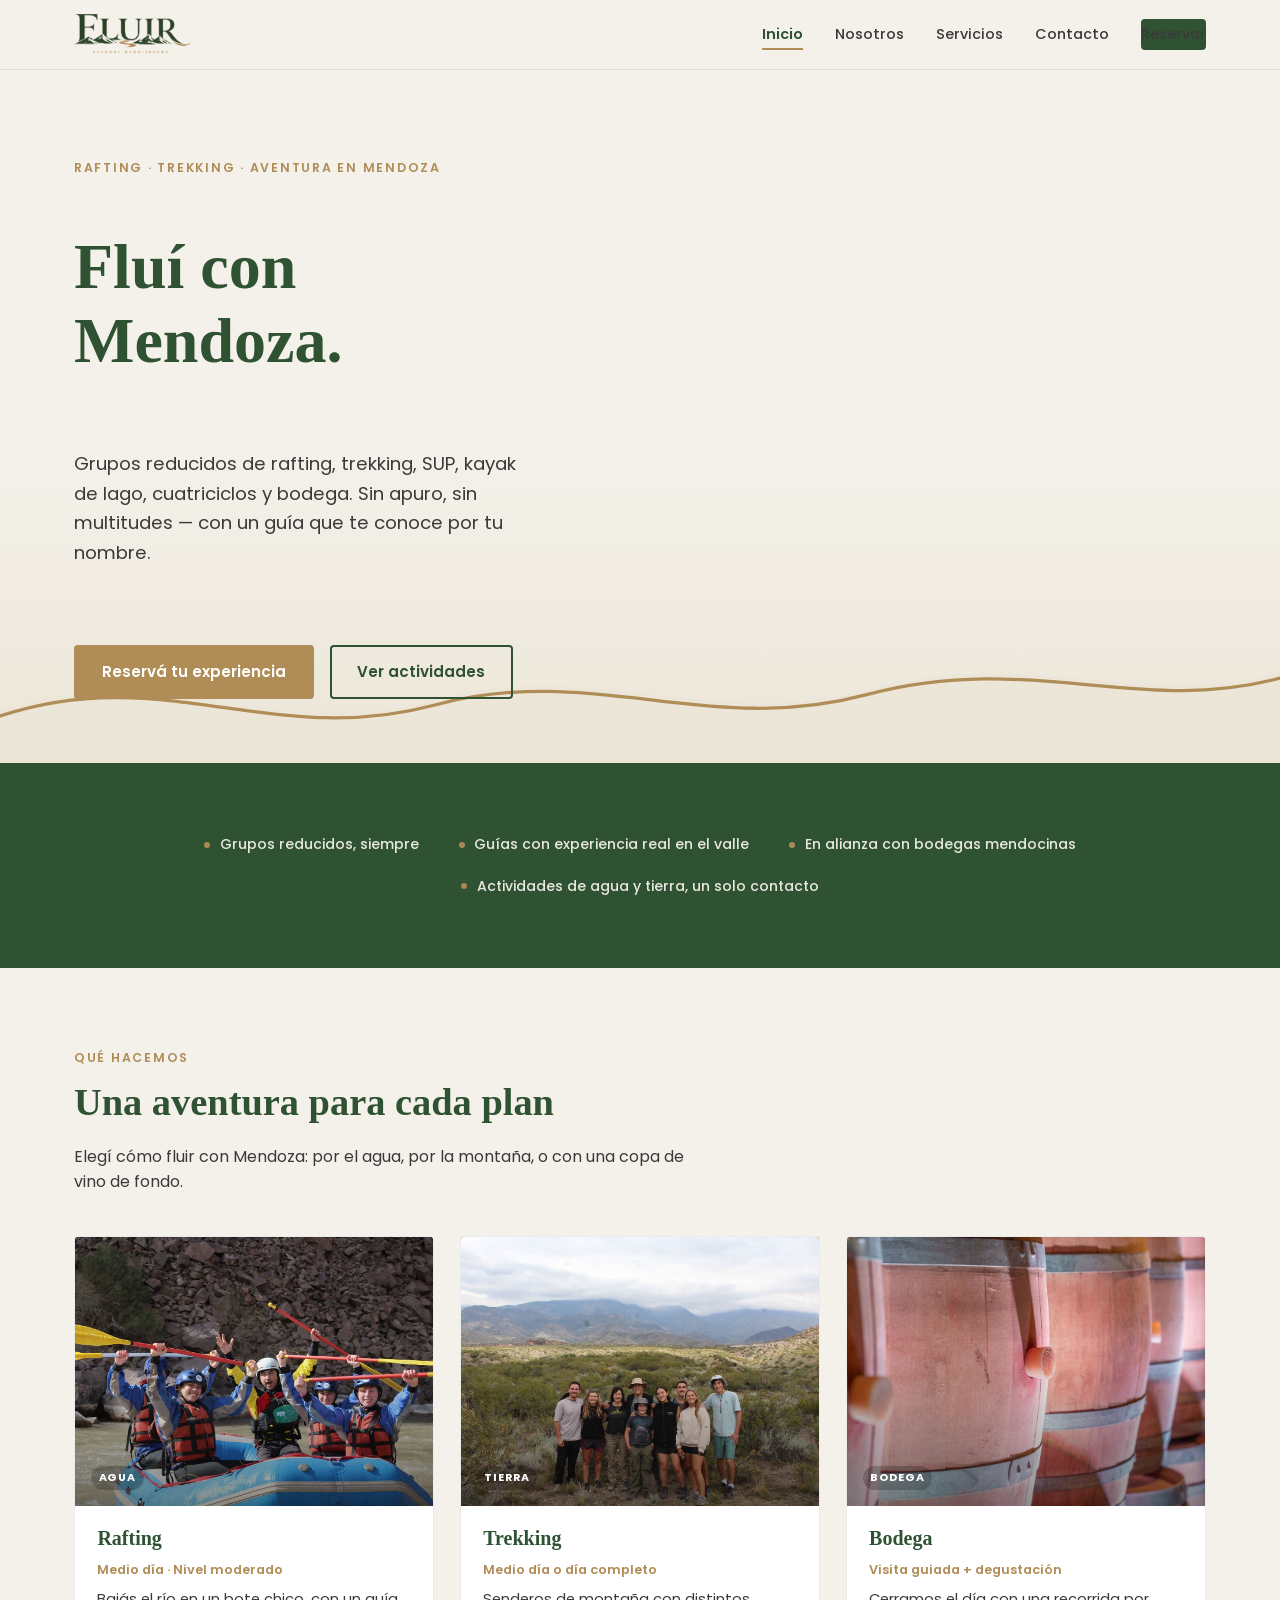
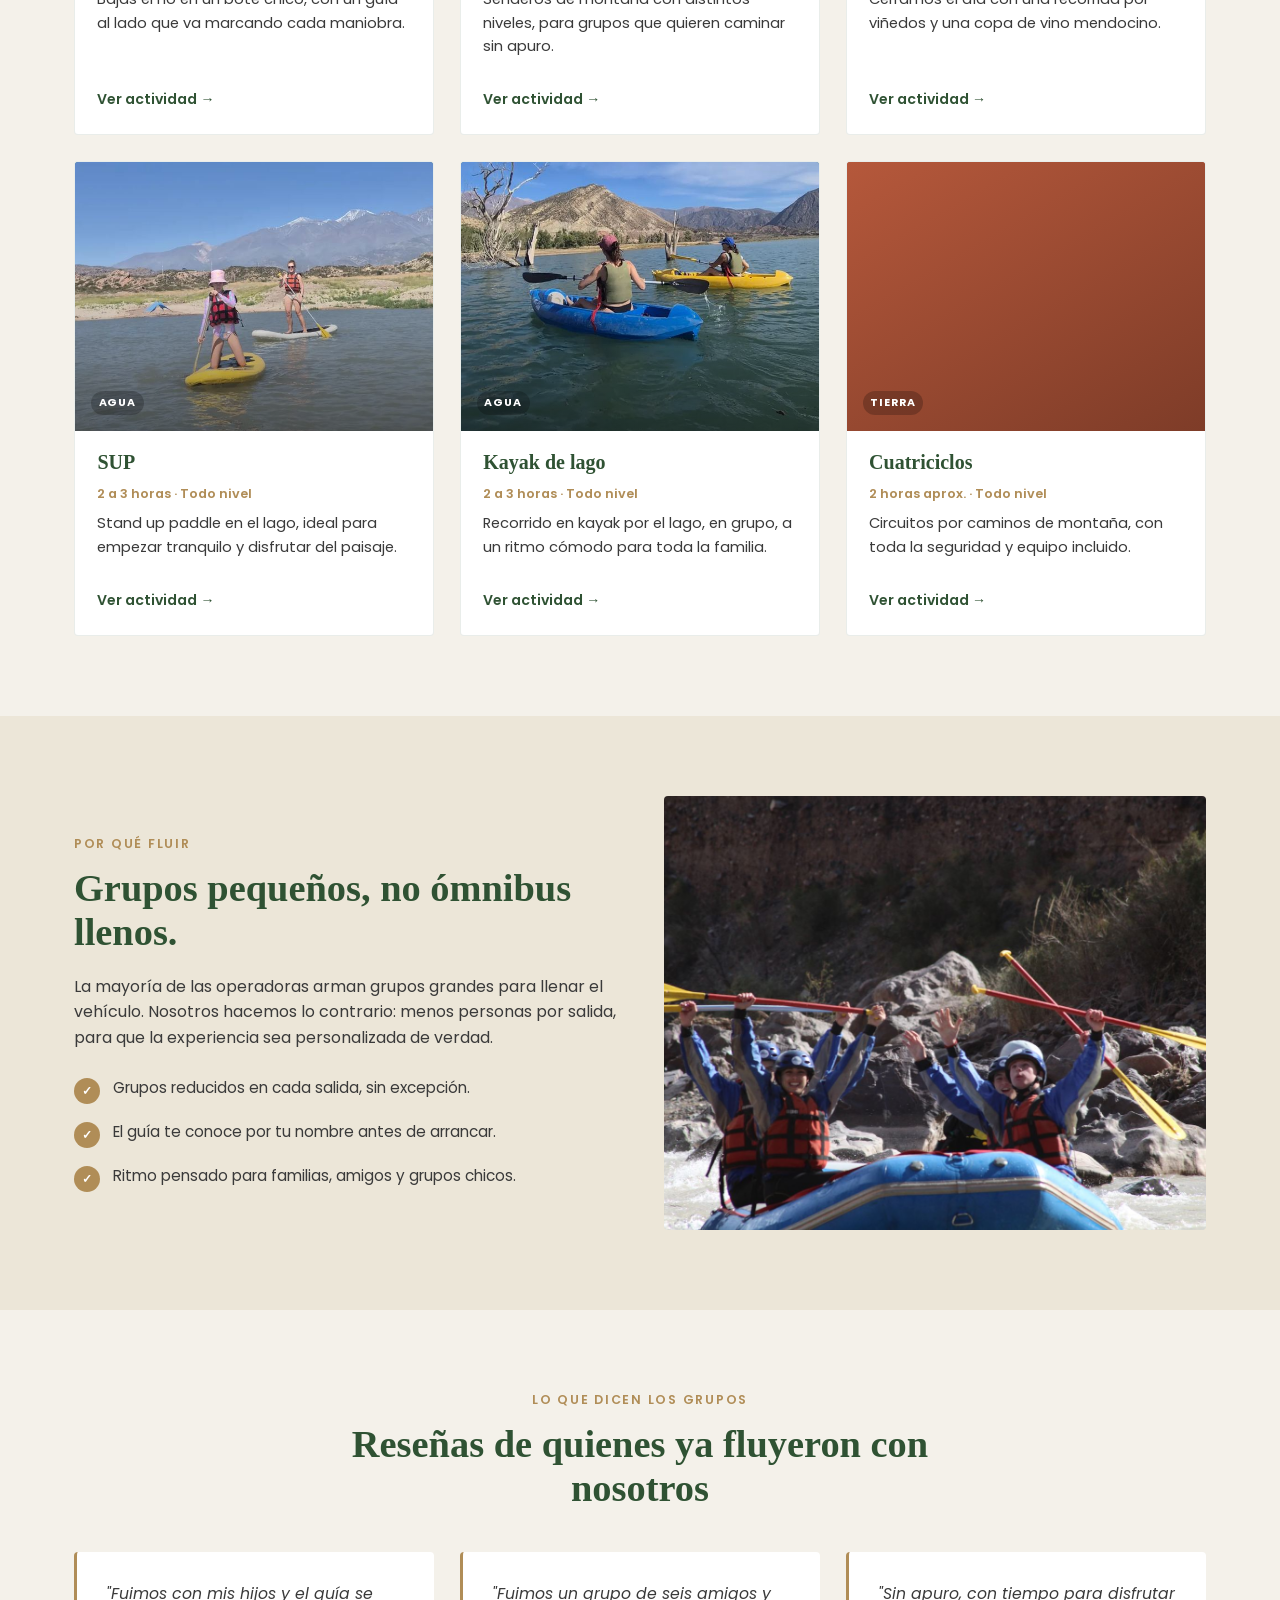
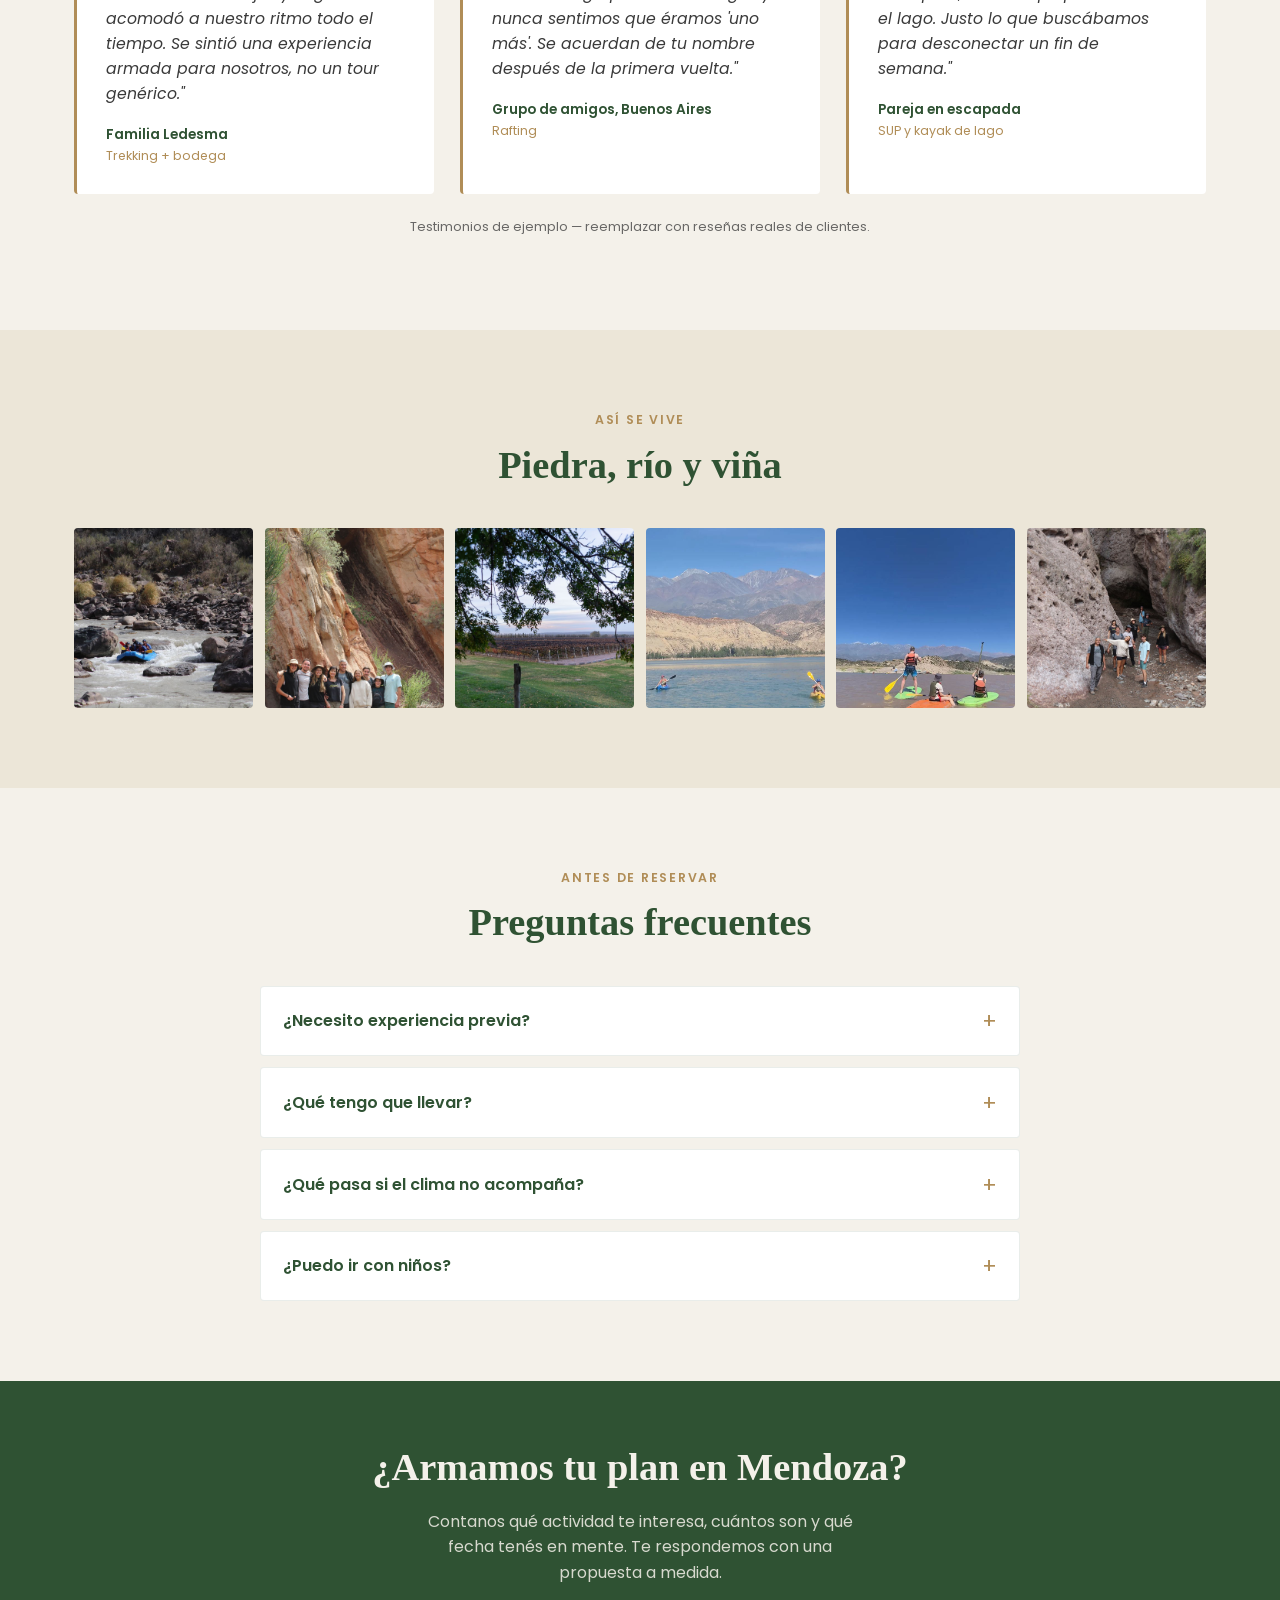
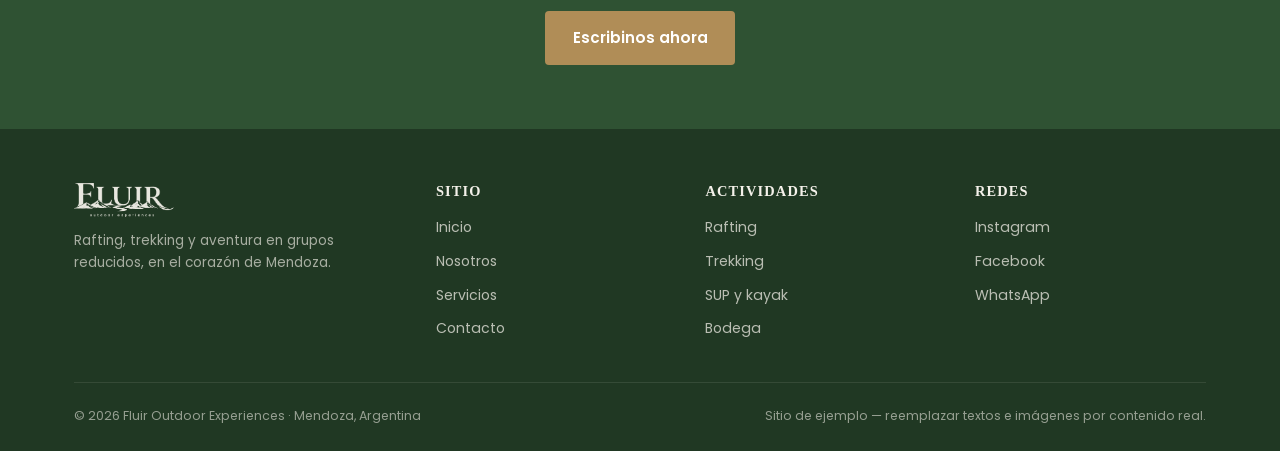
<file: index.html>
<!DOCTYPE html>
<html lang="es">
<head>
<meta charset="UTF-8">
<meta name="viewport" content="width=device-width, initial-scale=1.0">
<title>Fluir Outdoor Experiences — Rafting, trekking y aventura en Mendoza</title>
<meta name="description" content="Rafting, trekking, SUP, kayak de lago, cuatriciclos y bodega en Mendoza. Grupos reducidos para vivir la aventura de cerca.">
<link rel="preconnect" href="https://fonts.googleapis.com">
<link href="https://fonts.googleapis.com/css2?family=Poppins:wght@400;500;600;700&display=swap" rel="stylesheet">
<link rel="stylesheet" href="style.css">
<link rel="icon" type="image/png" sizes="32x32" href="favicon-32.png">
<link rel="apple-touch-icon" href="favicon-180.png">
</head>
<body>

<header class="site-header">
  <nav class="nav">
    <a href="index.html" class="brand">
      <img src="logo.png" alt="Fluir Outdoor Experiences" class="brand-logo">
    </a>
    <button class="nav-toggle" aria-label="Abrir menú" aria-expanded="false">
      <span></span><span></span><span></span>
    </button>
    <div class="nav-links">
      <a href="index.html" class="active">Inicio</a>
      <a href="nosotros.html">Nosotros</a>
      <a href="servicios.html">Servicios</a>
      <a href="contacto.html">Contacto</a>
      <a href="contacto.html" class="nav-cta">Reservar</a>
    </div>
  </nav>
</header>

<!-- 1. HERO -->
<section class="hero">
  <div class="hero-inner">
    <p class="eyebrow">Rafting · Trekking · Aventura en Mendoza</p>
    <h1>Fluí con Mendoza.</h1>
    <p class="lead">Grupos reducidos de rafting, trekking, SUP, kayak de lago, cuatriciclos y bodega. Sin apuro, sin multitudes — con un guía que te conoce por tu nombre.</p>
    <div class="hero-actions">
      <a href="contacto.html" class="btn btn-primary">Reservá tu experiencia</a>
      <a href="servicios.html" class="btn btn-ghost">Ver actividades</a>
    </div>
  </div>
  <svg class="hero-path" viewBox="0 0 1180 140" preserveAspectRatio="none" aria-hidden="true">
    <path d="M0,90 C150,40 250,120 400,80 C550,40 650,110 800,70 C950,30 1050,90 1180,55 L1180,140 L0,140 Z" fill="#ece6d8"/>
    <path d="M0,95 C150,45 250,125 400,85 C550,45 650,115 800,75 C950,35 1050,95 1180,60" fill="none" stroke="#B08D57" stroke-width="3" stroke-linecap="round"/>
  </svg>
</section>

<!-- 2. BARRA DE CONFIANZA -->
<section class="trustbar tight">
  <div class="wrap">
    <div class="trust-item"><span class="dot"></span> Grupos reducidos, siempre</div>
    <div class="trust-item"><span class="dot"></span> Guías con experiencia real en el valle</div>
    <div class="trust-item"><span class="dot"></span> En alianza con bodegas mendocinas</div>
    <div class="trust-item"><span class="dot"></span> Actividades de agua y tierra, un solo contacto</div>
  </div>
</section>

<!-- 3. RESUMEN DE OFERTA -->
<section id="oferta">
  <div class="wrap">
    <div class="section-head">
      <p class="eyebrow">Qué hacemos</p>
      <h2>Una aventura para cada plan</h2>
      <p>Elegí cómo fluir con Mendoza: por el agua, por la montaña, o con una copa de vino de fondo.</p>
    </div>
    <div class="card-grid">
      <article class="card">
        <div class="card-media agua has-photo" style="background-image:url('rafting-1.jpg')"><span class="tag">Agua</span></div>
        <div class="card-body">
          <h3>Rafting</h3>
          <span class="card-meta">Medio día · Nivel moderado</span>
          <p class="card-desc">Bajás el río en un bote chico, con un guía al lado que va marcando cada maniobra.</p>
          <a href="servicios.html#rafting" class="card-link">Ver actividad</a>
        </div>
      </article>
      <article class="card">
        <div class="card-media tierra has-photo" style="background-image:url('trekking-desierto.jpg')"><span class="tag">Tierra</span></div>
        <div class="card-body">
          <h3>Trekking</h3>
          <span class="card-meta">Medio día o día completo</span>
          <p class="card-desc">Senderos de montaña con distintos niveles, para grupos que quieren caminar sin apuro.</p>
          <a href="servicios.html#trekking" class="card-link">Ver actividad</a>
        </div>
      </article>
      <article class="card">
        <div class="card-media bodega has-photo" style="background-image:url('bodega-barricas.jpg')"><span class="tag">Bodega</span></div>
        <div class="card-body">
          <h3>Bodega</h3>
          <span class="card-meta">Visita guiada + degustación</span>
          <p class="card-desc">Cerramos el día con una recorrida por viñedos y una copa de vino mendocino.</p>
          <a href="servicios.html#bodega" class="card-link">Ver actividad</a>
        </div>
      </article>
      <article class="card">
        <div class="card-media agua has-photo" style="background-image:url('sup-1.jpg'); background-position:center 68%;"><span class="tag">Agua</span></div>
        <div class="card-body">
          <h3>SUP</h3>
          <span class="card-meta">2 a 3 horas · Todo nivel</span>
          <p class="card-desc">Stand up paddle en el lago, ideal para empezar tranquilo y disfrutar del paisaje.</p>
          <a href="servicios.html#sup" class="card-link">Ver actividad</a>
        </div>
      </article>
      <article class="card">
        <div class="card-media agua has-photo" style="background-image:url('kayak-3.jpg'); background-position:center 70%;"><span class="tag">Agua</span></div>
        <div class="card-body">
          <h3>Kayak de lago</h3>
          <span class="card-meta">2 a 3 horas · Todo nivel</span>
          <p class="card-desc">Recorrido en kayak por el lago, en grupo, a un ritmo cómodo para toda la familia.</p>
          <a href="servicios.html#kayak" class="card-link">Ver actividad</a>
        </div>
      </article>
      <article class="card">
        <div class="card-media tierra"><span class="tag">Tierra</span></div>
        <div class="card-body">
          <h3>Cuatriciclos</h3>
          <span class="card-meta">2 horas aprox. · Todo nivel</span>
          <p class="card-desc">Circuitos por caminos de montaña, con toda la seguridad y equipo incluido.</p>
          <a href="servicios.html#cuatriciclos" class="card-link">Ver actividad</a>
        </div>
      </article>
    </div>
  </div>
</section>

<!-- 4. POR QUÉ FLUIR -->
<section style="background:var(--crema-2)">
  <div class="wrap">
    <div class="split">
      <div>
        <p class="eyebrow">Por qué Fluir</p>
        <h2>Grupos pequeños, no ómnibus llenos.</h2>
        <p>La mayoría de las operadoras arman grupos grandes para llenar el vehículo. Nosotros hacemos lo contrario: menos personas por salida, para que la experiencia sea personalizada de verdad.</p>
        <ul class="point-list">
          <li><span class="mark">✓</span> Grupos reducidos en cada salida, sin excepción.</li>
          <li><span class="mark">✓</span> El guía te conoce por tu nombre antes de arrancar.</li>
          <li><span class="mark">✓</span> Ritmo pensado para familias, amigos y grupos chicos.</li>
        </ul>
      </div>
      <div class="media-block" style="background-image:url('rafting-2.jpg'); background-size:cover; background-position:center;">
      </div>
    </div>
  </div>
</section>

<!-- 5. PRUEBA SOCIAL -->
<section>
  <div class="wrap">
    <div class="section-head center">
      <p class="eyebrow">Lo que dicen los grupos</p>
      <h2>Reseñas de quienes ya fluyeron con nosotros</h2>
    </div>
    <div class="testi-grid">
      <div class="testi">
        <p class="quote">"Fuimos con mis hijos y el guía se acomodó a nuestro ritmo todo el tiempo. Se sintió una experiencia armada para nosotros, no un tour genérico."</p>
        <div class="who">Familia Ledesma</div>
        <div class="what">Trekking + bodega</div>
      </div>
      <div class="testi">
        <p class="quote">"Fuimos un grupo de seis amigos y nunca sentimos que éramos 'uno más'. Se acuerdan de tu nombre después de la primera vuelta."</p>
        <div class="who">Grupo de amigos, Buenos Aires</div>
        <div class="what">Rafting</div>
      </div>
      <div class="testi">
        <p class="quote">"Sin apuro, con tiempo para disfrutar el lago. Justo lo que buscábamos para desconectar un fin de semana."</p>
        <div class="who">Pareja en escapada</div>
        <div class="what">SUP y kayak de lago</div>
      </div>
    </div>
    <p class="form-note" style="text-align:center; margin-top:1.4rem;">Testimonios de ejemplo — reemplazar con reseñas reales de clientes.</p>
  </div>
</section>

<!-- 6. GALERÍA -->
<section style="background:var(--crema-2)">
  <div class="wrap">
    <div class="section-head center">
      <p class="eyebrow">Así se vive</p>
      <h2>Piedra, río y viña</h2>
    </div>
    <div class="gallery-grid">
      <div class="gtile" style="background-image:url('rafting-3.jpg'); background-size:cover; background-position:center;"></div>
      <div class="gtile" style="background-image:url('trekking-canon.jpg'); background-size:cover; background-position:center;"></div>
      <div class="gtile" style="background-image:url('bodega-vinedo-1.jpg'); background-size:cover; background-position:center;"></div>
      <div class="gtile" style="background-image:url('kayak-2.jpg'); background-size:cover; background-position:center;"></div>
      <div class="gtile" style="background-image:url('sup-2.jpg'); background-size:cover; background-position:center;"></div>
      <div class="gtile" style="background-image:url('trekking-cueva.jpg'); background-size:cover; background-position:center;"></div>
    </div>
  </div>
</section>

<!-- 7. FAQ BREVE -->
<section>
  <div class="wrap">
    <div class="section-head center">
      <p class="eyebrow">Antes de reservar</p>
      <h2>Preguntas frecuentes</h2>
    </div>
    <div class="faq-list">
      <details class="faq-item">
        <summary>¿Necesito experiencia previa?</summary>
        <p class="faq-a">No. Tenemos actividades para todo nivel — desde SUP y kayak de lago, aptos para principiantes, hasta rafting con mayor nivel de intensidad. Te asesoramos según tu grupo antes de reservar.</p>
      </details>
      <details class="faq-item">
        <summary>¿Qué tengo que llevar?</summary>
        <p class="faq-a">Ropa cómoda que se pueda mojar, calzado cerrado, protector solar y muchas ganas. El equipo técnico (chalecos, cascos, kayaks) lo ponemos nosotros.</p>
      </details>
      <details class="faq-item">
        <summary>¿Qué pasa si el clima no acompaña?</summary>
        <p class="faq-a">Evaluamos las condiciones del río y la montaña antes de cada salida. Si no es seguro salir, reprogramamos sin costo adicional.</p>
      </details>
      <details class="faq-item">
        <summary>¿Puedo ir con niños?</summary>
        <p class="faq-a">Sí, muchas familias eligen Fluir justo por eso. Algunas actividades tienen edad mínima recomendada — te lo confirmamos al reservar según la edad de cada integrante.</p>
      </details>
    </div>
  </div>
</section>

<!-- 8. CTA FINAL -->
<section class="cta-banner">
  <div class="wrap">
    <h2>¿Armamos tu plan en Mendoza?</h2>
    <p>Contanos qué actividad te interesa, cuántos son y qué fecha tenés en mente. Te respondemos con una propuesta a medida.</p>
    <a href="contacto.html" class="btn btn-primary">Escribinos ahora</a>
  </div>
</section>

<footer class="site-footer">
  <div class="wrap">
    <div class="footer-grid">
      <div class="footer-brand">
        <img src="logo-cream.png" alt="Fluir Outdoor Experiences" class="footer-logo">
        <p>Rafting, trekking y aventura en grupos reducidos, en el corazón de Mendoza.</p>
      </div>
      <div>
        <h4>Sitio</h4>
        <ul>
          <li><a href="index.html">Inicio</a></li>
          <li><a href="nosotros.html">Nosotros</a></li>
          <li><a href="servicios.html">Servicios</a></li>
          <li><a href="contacto.html">Contacto</a></li>
        </ul>
      </div>
      <div>
        <h4>Actividades</h4>
        <ul>
          <li><a href="servicios.html#rafting">Rafting</a></li>
          <li><a href="servicios.html#trekking">Trekking</a></li>
          <li><a href="servicios.html#sup">SUP y kayak</a></li>
          <li><a href="servicios.html#bodega">Bodega</a></li>
        </ul>
      </div>
      <div>
        <h4>Redes</h4>
        <ul>
          <li><a href="#">Instagram</a></li>
          <li><a href="#">Facebook</a></li>
          <li><a href="#">WhatsApp</a></li>
        </ul>
      </div>
    </div>
    <div class="footer-bottom">
      <span>© 2026 Fluir Outdoor Experiences · Mendoza, Argentina</span>
      <span>Sitio de ejemplo — reemplazar textos e imágenes por contenido real.</span>
    </div>
  </div>
</footer>

<script src="script.js"></script>
</body>
</html>
</file>
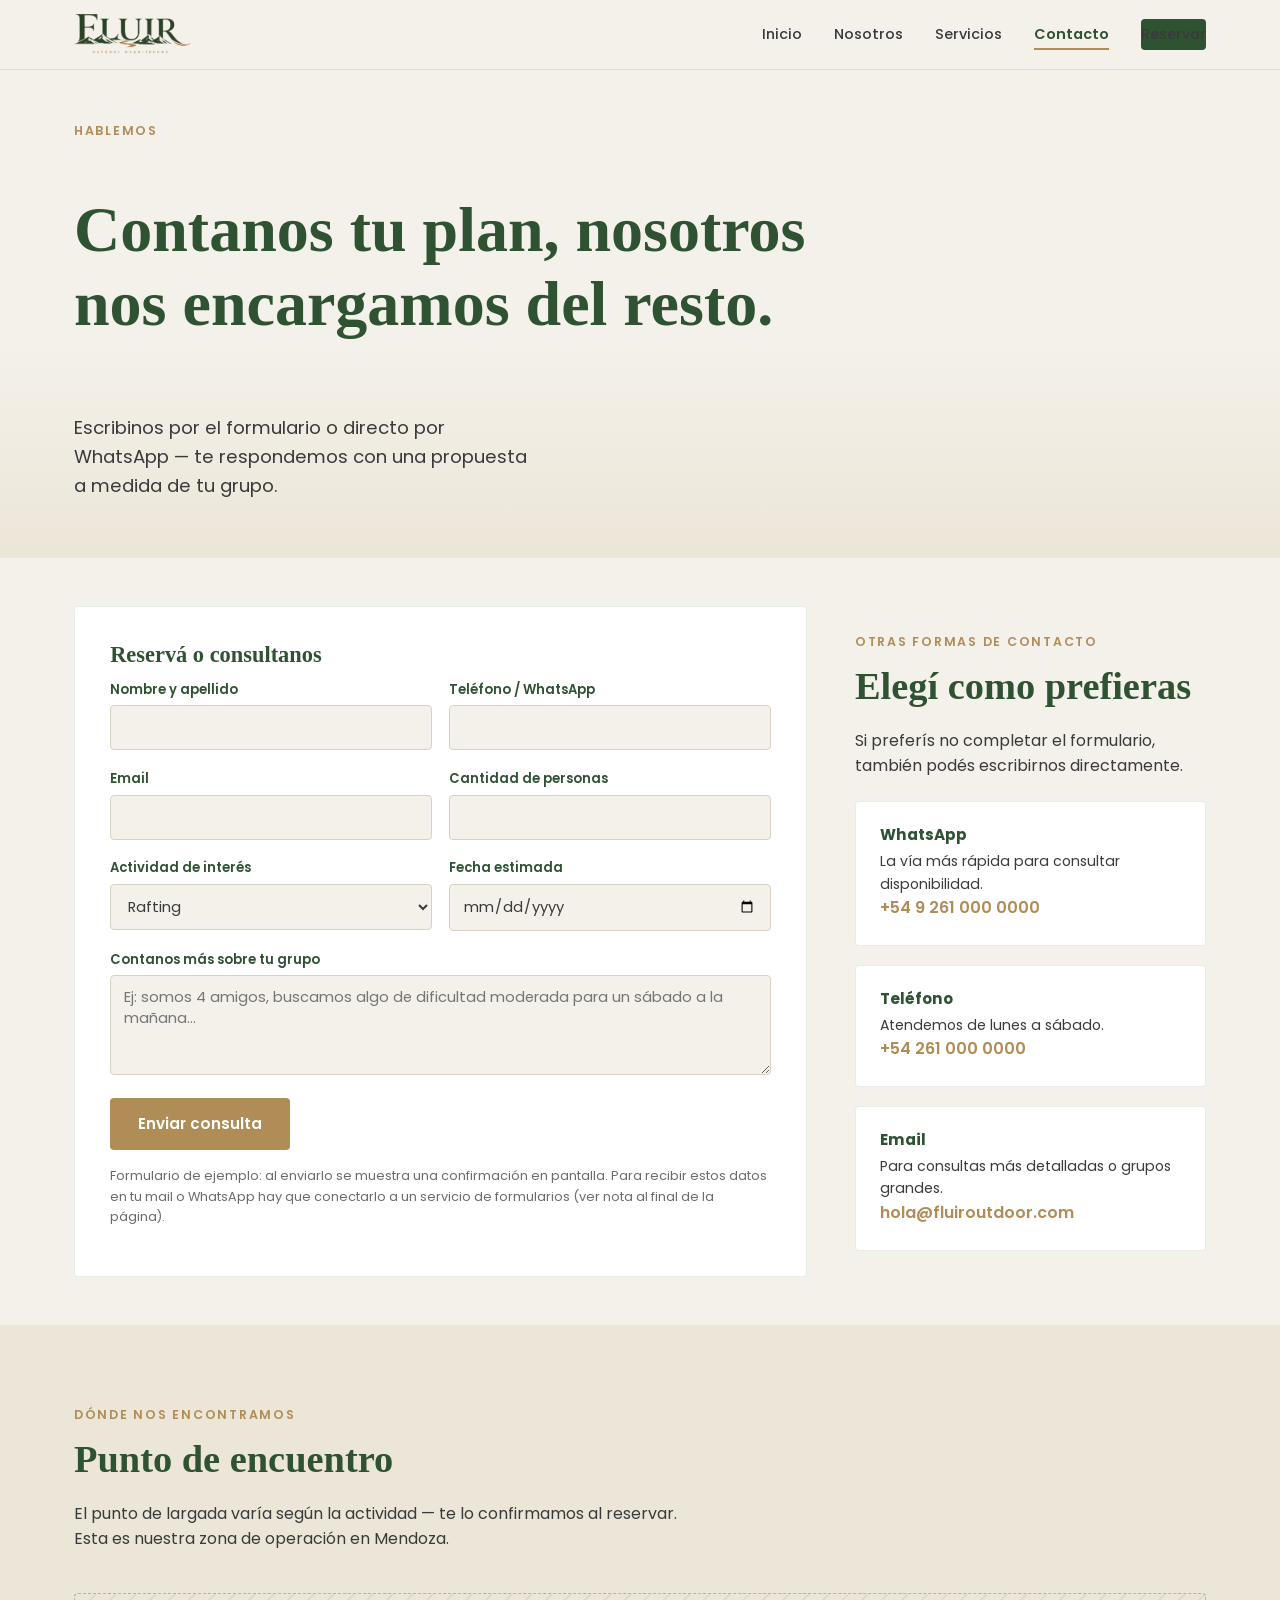
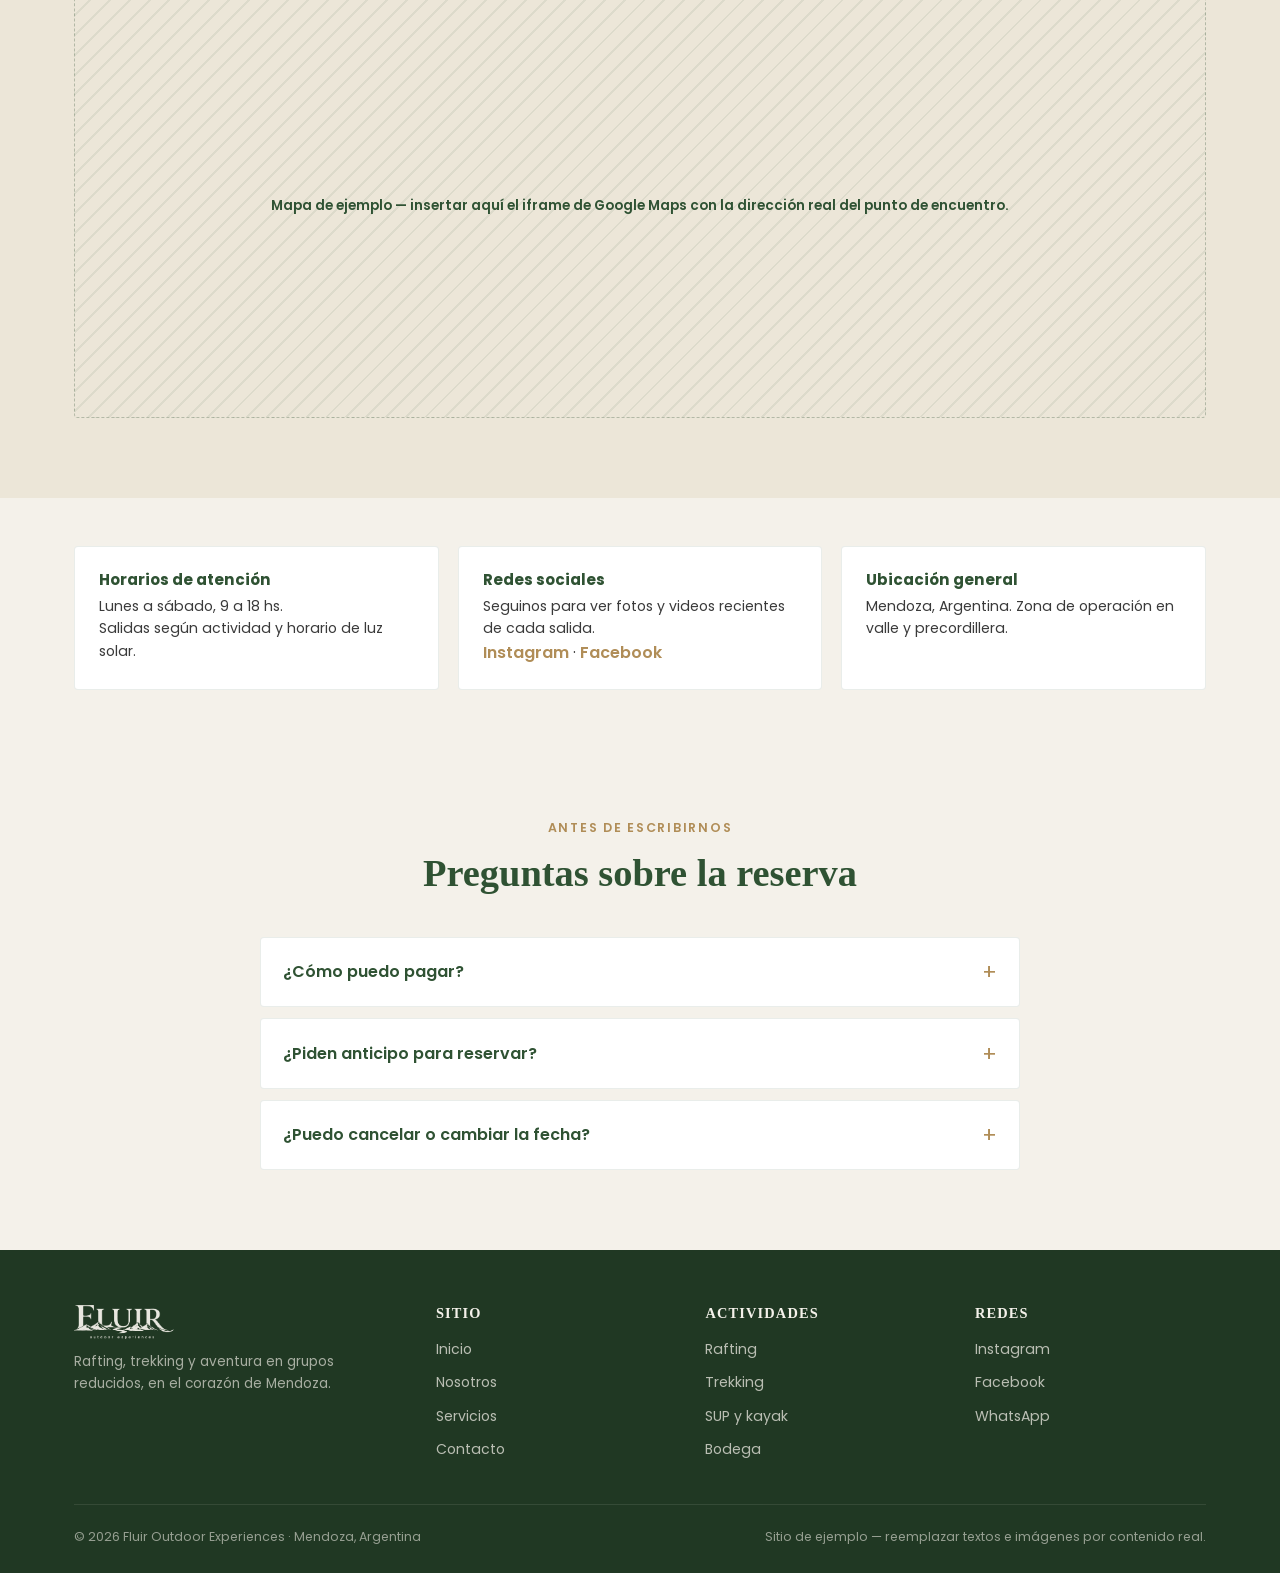
<file: contacto.html>
<!DOCTYPE html>
<html lang="es">
<head>
<meta charset="UTF-8">
<meta name="viewport" content="width=device-width, initial-scale=1.0">
<title>Contacto — Fluir Outdoor Experiences</title>
<meta name="description" content="Reservá tu experiencia con Fluir Outdoor Experiences en Mendoza. Escribinos por WhatsApp o completá el formulario.">
<link rel="preconnect" href="https://fonts.googleapis.com">
<link href="https://fonts.googleapis.com/css2?family=Poppins:wght@400;500;600;700&display=swap" rel="stylesheet">
<link rel="stylesheet" href="style.css">
<link rel="icon" type="image/png" sizes="32x32" href="favicon-32.png">
<link rel="apple-touch-icon" href="favicon-180.png">
</head>
<body>

<header class="site-header">
  <nav class="nav">
    <a href="index.html" class="brand">
      <img src="logo.png" alt="Fluir Outdoor Experiences" class="brand-logo">
    </a>
    <button class="nav-toggle" aria-label="Abrir menú" aria-expanded="false">
      <span></span><span></span><span></span>
    </button>
    <div class="nav-links">
      <a href="index.html">Inicio</a>
      <a href="nosotros.html">Nosotros</a>
      <a href="servicios.html">Servicios</a>
      <a href="contacto.html" class="active">Contacto</a>
      <a href="contacto.html" class="nav-cta">Reservar</a>
    </div>
  </nav>
</header>

<!-- 1. HERO BREVE -->
<section class="hero hero-small">
  <div class="hero-inner">
    <p class="eyebrow">Hablemos</p>
    <h1>Contanos tu plan, nosotros nos encargamos del resto.</h1>
    <p class="lead">Escribinos por el formulario o directo por WhatsApp — te respondemos con una propuesta a medida de tu grupo.</p>
  </div>
</section>

<!-- 2. FORMULARIO -->
<section class="tight">
  <div class="wrap">
    <div class="split">
      <div class="form-card">
        <h2 style="font-size:1.4rem;">Reservá o consultanos</h2>
        <form id="contact-form">
          <div class="form-grid">
            <div class="field">
              <label for="nombre">Nombre y apellido</label>
              <input type="text" id="nombre" name="nombre" required>
            </div>
            <div class="field">
              <label for="telefono">Teléfono / WhatsApp</label>
              <input type="tel" id="telefono" name="telefono" required>
            </div>
            <div class="field">
              <label for="email">Email</label>
              <input type="email" id="email" name="email" required>
            </div>
            <div class="field">
              <label for="personas">Cantidad de personas</label>
              <input type="number" id="personas" name="personas" min="1">
            </div>
            <div class="field">
              <label for="actividad">Actividad de interés</label>
              <select id="actividad" name="actividad">
                <option>Rafting</option>
                <option>Trekking</option>
                <option>SUP</option>
                <option>Kayak de lago</option>
                <option>Cuatriciclos</option>
                <option>Bodega</option>
                <option>No estoy seguro/a todavía</option>
              </select>
            </div>
            <div class="field">
              <label for="fecha">Fecha estimada</label>
              <input type="date" id="fecha" name="fecha">
            </div>
            <div class="field full">
              <label for="mensaje">Contanos más sobre tu grupo</label>
              <textarea id="mensaje" name="mensaje" placeholder="Ej: somos 4 amigos, buscamos algo de dificultad moderada para un sábado a la mañana..."></textarea>
            </div>
          </div>
          <button type="submit" class="btn btn-primary" style="margin-top:1.4rem;">Enviar consulta</button>
          <p class="form-note">Formulario de ejemplo: al enviarlo se muestra una confirmación en pantalla. Para recibir estos datos en tu mail o WhatsApp hay que conectarlo a un servicio de formularios (ver nota al final de la página).</p>
          <div class="form-success" id="form-success">¡Gracias! Recibimos tu consulta y te vamos a responder a la brevedad.</div>
        </form>
      </div>

      <div>
        <p class="eyebrow">Otras formas de contacto</p>
        <h2>Elegí como prefieras</h2>
        <p>Si preferís no completar el formulario, también podés escribirnos directamente.</p>
        <div class="contact-info-grid" style="grid-template-columns:1fr; margin-top:1.4rem;">
          <div class="info-card">
            <h4>WhatsApp</h4>
            <p>La vía más rápida para consultar disponibilidad.</p>
            <a href="#" class="link">+54 9 261 000 0000</a>
          </div>
          <div class="info-card">
            <h4>Teléfono</h4>
            <p>Atendemos de lunes a sábado.</p>
            <a href="#" class="link">+54 261 000 0000</a>
          </div>
          <div class="info-card">
            <h4>Email</h4>
            <p>Para consultas más detalladas o grupos grandes.</p>
            <a href="#" class="link">hola@fluiroutdoor.com</a>
          </div>
        </div>
      </div>
    </div>
  </div>
</section>

<!-- 4. UBICACIÓN -->
<section style="background:var(--crema-2)">
  <div class="wrap">
    <div class="section-head">
      <p class="eyebrow">Dónde nos encontramos</p>
      <h2>Punto de encuentro</h2>
      <p>El punto de largada varía según la actividad — te lo confirmamos al reservar. Esta es nuestra zona de operación en Mendoza.</p>
    </div>
    <div class="map-block">
      <span>Mapa de ejemplo — insertar aquí el iframe de Google Maps con la dirección real del punto de encuentro.</span>
    </div>
  </div>
</section>

<!-- 5 y 6. HORARIOS Y REDES -->
<section class="tight">
  <div class="wrap">
    <div class="contact-info-grid">
      <div class="info-card">
        <h4>Horarios de atención</h4>
        <p>Lunes a sábado, 9 a 18 hs.<br>Salidas según actividad y horario de luz solar.</p>
      </div>
      <div class="info-card">
        <h4>Redes sociales</h4>
        <p>Seguinos para ver fotos y videos recientes de cada salida.</p>
        <a href="#" class="link">Instagram</a> · <a href="#" class="link">Facebook</a>
      </div>
      <div class="info-card">
        <h4>Ubicación general</h4>
        <p>Mendoza, Argentina. Zona de operación en valle y precordillera.</p>
      </div>
    </div>
  </div>
</section>

<!-- 7. FAQ DE RESERVA -->
<section>
  <div class="wrap">
    <div class="section-head center">
      <p class="eyebrow">Antes de escribirnos</p>
      <h2>Preguntas sobre la reserva</h2>
    </div>
    <div class="faq-list">
      <details class="faq-item">
        <summary>¿Cómo puedo pagar?</summary>
        <p class="faq-a">Aceptamos transferencia y efectivo. Para grupos grandes o agencias, consultanos por otras modalidades.</p>
      </details>
      <details class="faq-item">
        <summary>¿Piden anticipo para reservar?</summary>
        <p class="faq-a">Sí, para confirmar el cupo en tu grupo pedimos una seña. El resto se abona el día de la actividad.</p>
      </details>
      <details class="faq-item">
        <summary>¿Puedo cancelar o cambiar la fecha?</summary>
        <p class="faq-a">Sí, avisando con anticipación podés reprogramar sin costo. Consultanos las condiciones puntuales según la actividad.</p>
      </details>
    </div>
  </div>
</section>

<footer class="site-footer">
  <div class="wrap">
    <div class="footer-grid">
      <div class="footer-brand">
        <img src="logo-cream.png" alt="Fluir Outdoor Experiences" class="footer-logo">
        <p>Rafting, trekking y aventura en grupos reducidos, en el corazón de Mendoza.</p>
      </div>
      <div>
        <h4>Sitio</h4>
        <ul>
          <li><a href="index.html">Inicio</a></li>
          <li><a href="nosotros.html">Nosotros</a></li>
          <li><a href="servicios.html">Servicios</a></li>
          <li><a href="contacto.html">Contacto</a></li>
        </ul>
      </div>
      <div>
        <h4>Actividades</h4>
        <ul>
          <li><a href="servicios.html#rafting">Rafting</a></li>
          <li><a href="servicios.html#trekking">Trekking</a></li>
          <li><a href="servicios.html#sup">SUP y kayak</a></li>
          <li><a href="servicios.html#bodega">Bodega</a></li>
        </ul>
      </div>
      <div>
        <h4>Redes</h4>
        <ul>
          <li><a href="#">Instagram</a></li>
          <li><a href="#">Facebook</a></li>
          <li><a href="#">WhatsApp</a></li>
        </ul>
      </div>
    </div>
    <div class="footer-bottom">
      <span>© 2026 Fluir Outdoor Experiences · Mendoza, Argentina</span>
      <span>Sitio de ejemplo — reemplazar textos e imágenes por contenido real.</span>
    </div>
  </div>
</footer>

<script src="script.js"></script>
</body>
</html>
</file>
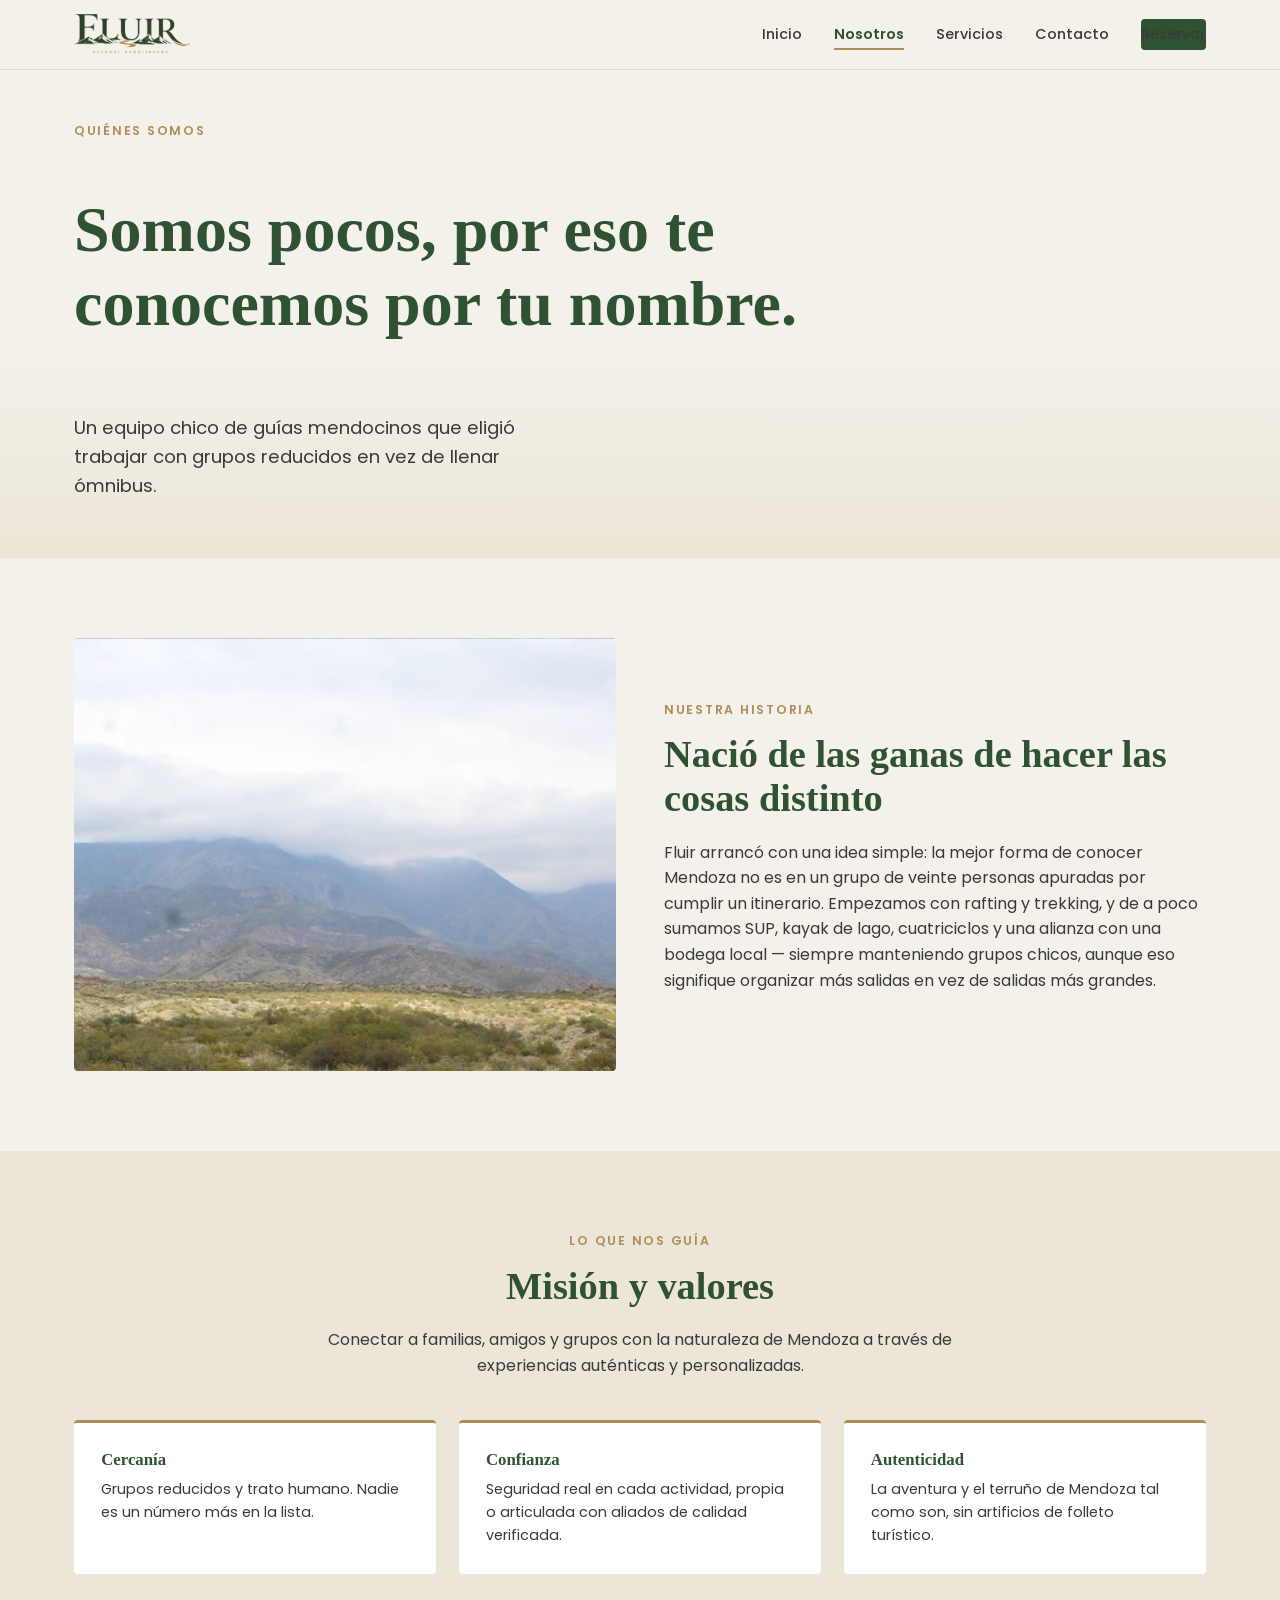
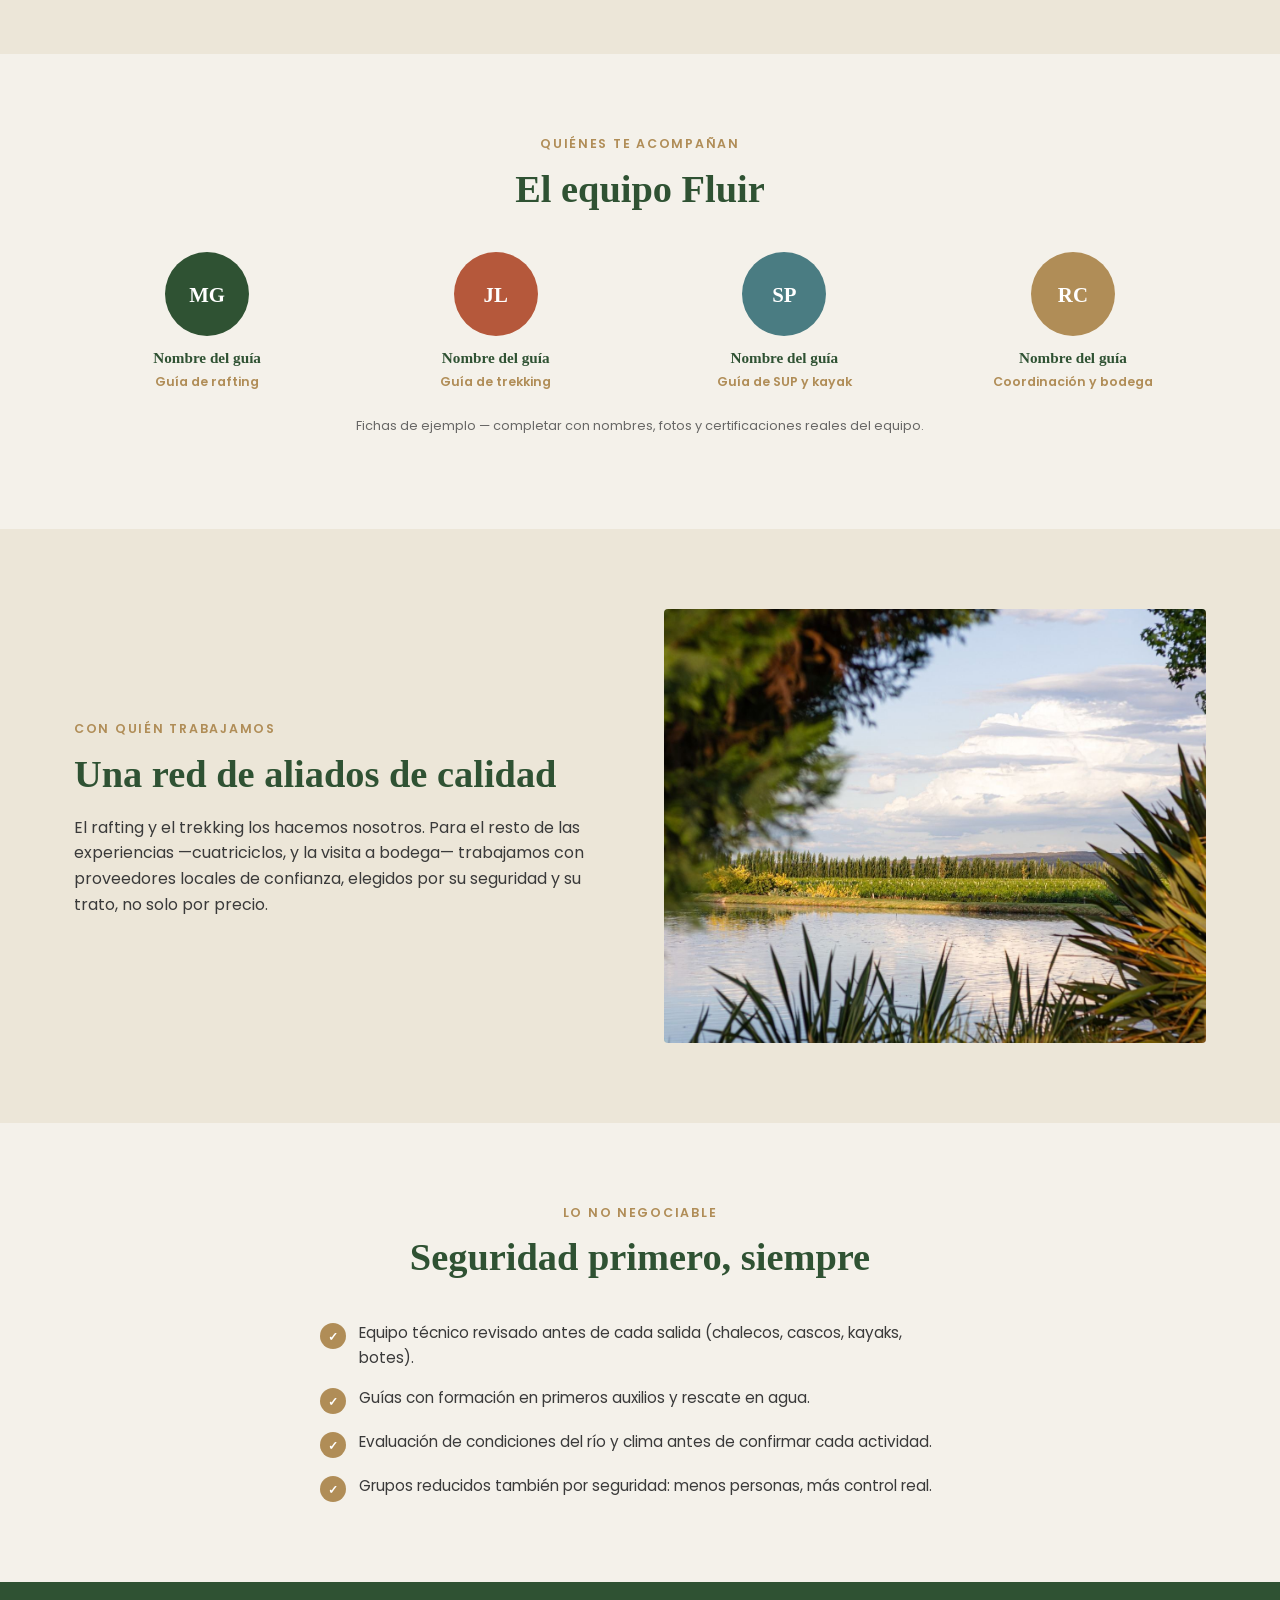
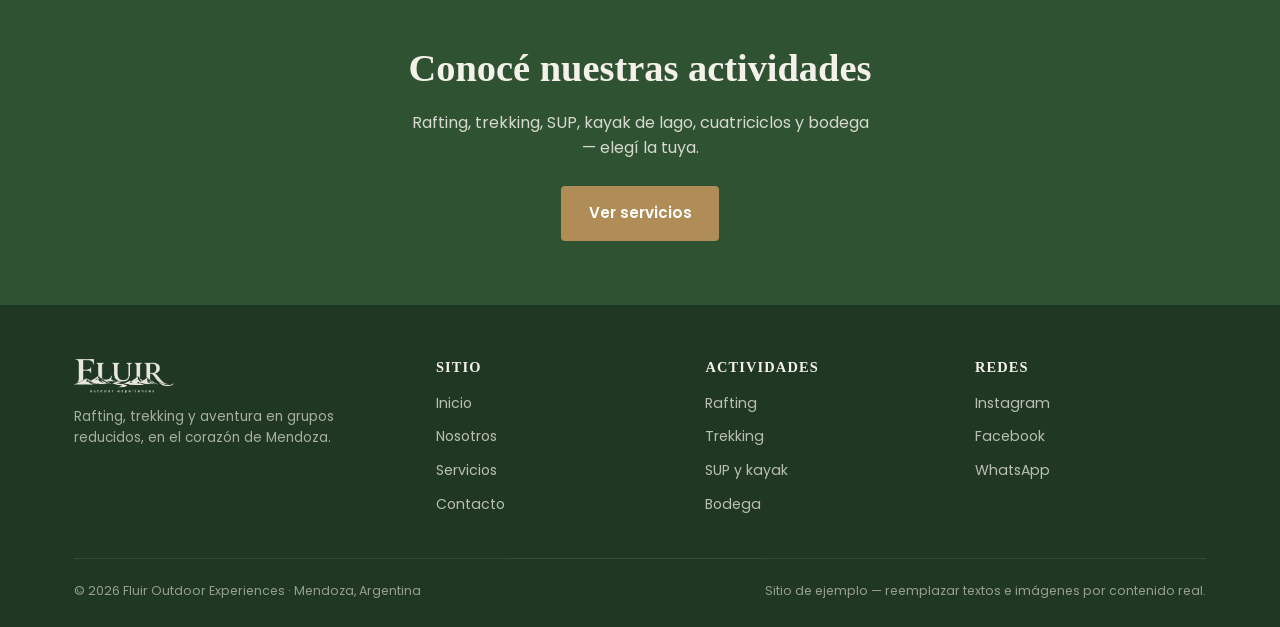
<file: nosotros.html>
<!DOCTYPE html>
<html lang="es">
<head>
<meta charset="UTF-8">
<meta name="viewport" content="width=device-width, initial-scale=1.0">
<title>Nosotros — Fluir Outdoor Experiences</title>
<meta name="description" content="Conocé al equipo detrás de Fluir Outdoor Experiences: nuestra historia, valores y compromiso con la seguridad en cada salida.">
<link rel="preconnect" href="https://fonts.googleapis.com">
<link href="https://fonts.googleapis.com/css2?family=Poppins:wght@400;500;600;700&display=swap" rel="stylesheet">
<link rel="stylesheet" href="style.css">
<link rel="icon" type="image/png" sizes="32x32" href="favicon-32.png">
<link rel="apple-touch-icon" href="favicon-180.png">
</head>
<body>

<header class="site-header">
  <nav class="nav">
    <a href="index.html" class="brand">
      <img src="logo.png" alt="Fluir Outdoor Experiences" class="brand-logo">
    </a>
    <button class="nav-toggle" aria-label="Abrir menú" aria-expanded="false">
      <span></span><span></span><span></span>
    </button>
    <div class="nav-links">
      <a href="index.html">Inicio</a>
      <a href="nosotros.html" class="active">Nosotros</a>
      <a href="servicios.html">Servicios</a>
      <a href="contacto.html">Contacto</a>
      <a href="contacto.html" class="nav-cta">Reservar</a>
    </div>
  </nav>
</header>

<!-- 1. HERO CON EQUIPO -->
<section class="hero hero-small">
  <div class="hero-inner">
    <p class="eyebrow">Quiénes somos</p>
    <h1>Somos pocos, por eso te conocemos por tu nombre.</h1>
    <p class="lead">Un equipo chico de guías mendocinos que eligió trabajar con grupos reducidos en vez de llenar ómnibus.</p>
  </div>
</section>

<!-- 2. HISTORIA -->
<section>
  <div class="wrap">
    <div class="split">
      <div class="media-block" style="background-image:url('trekking-paisaje.jpg'); background-size:cover; background-position:center;">
      </div>
      <div>
        <p class="eyebrow">Nuestra historia</p>
        <h2>Nació de las ganas de hacer las cosas distinto</h2>
        <p>Fluir arrancó con una idea simple: la mejor forma de conocer Mendoza no es en un grupo de veinte personas apuradas por cumplir un itinerario. Empezamos con rafting y trekking, y de a poco sumamos SUP, kayak de lago, cuatriciclos y una alianza con una bodega local — siempre manteniendo grupos chicos, aunque eso signifique organizar más salidas en vez de salidas más grandes.</p>
      </div>
    </div>
  </div>
</section>

<!-- 3. MISIÓN Y VALORES -->
<section style="background:var(--crema-2)">
  <div class="wrap">
    <div class="section-head center">
      <p class="eyebrow">Lo que nos guía</p>
      <h2>Misión y valores</h2>
      <p>Conectar a familias, amigos y grupos con la naturaleza de Mendoza a través de experiencias auténticas y personalizadas.</p>
    </div>
    <div class="value-grid">
      <div class="value-card">
        <h3>Cercanía</h3>
        <p>Grupos reducidos y trato humano. Nadie es un número más en la lista.</p>
      </div>
      <div class="value-card">
        <h3>Confianza</h3>
        <p>Seguridad real en cada actividad, propia o articulada con aliados de calidad verificada.</p>
      </div>
      <div class="value-card">
        <h3>Autenticidad</h3>
        <p>La aventura y el terruño de Mendoza tal como son, sin artificios de folleto turístico.</p>
      </div>
    </div>
  </div>
</section>

<!-- 4. GUÍAS / EQUIPO -->
<section>
  <div class="wrap">
    <div class="section-head center">
      <p class="eyebrow">Quiénes te acompañan</p>
      <h2>El equipo Fluir</h2>
    </div>
    <div class="team-grid">
      <div class="team-card">
        <div class="avatar" style="background:var(--verde)">MG</div>
        <h4>Nombre del guía</h4>
        <span class="role">Guía de rafting</span>
      </div>
      <div class="team-card">
        <div class="avatar" style="background:var(--terracota)">JL</div>
        <h4>Nombre del guía</h4>
        <span class="role">Guía de trekking</span>
      </div>
      <div class="team-card">
        <div class="avatar" style="background:var(--azul-rio)">SP</div>
        <h4>Nombre del guía</h4>
        <span class="role">Guía de SUP y kayak</span>
      </div>
      <div class="team-card">
        <div class="avatar" style="background:var(--dorado)">RC</div>
        <h4>Nombre del guía</h4>
        <span class="role">Coordinación y bodega</span>
      </div>
    </div>
    <p class="form-note" style="text-align:center; margin-top:1.4rem;">Fichas de ejemplo — completar con nombres, fotos y certificaciones reales del equipo.</p>
  </div>
</section>

<!-- 5. ALIANZAS -->
<section style="background:var(--crema-2)">
  <div class="wrap">
    <div class="split reverse">
      <div>
        <p class="eyebrow">Con quién trabajamos</p>
        <h2>Una red de aliados de calidad</h2>
        <p>El rafting y el trekking los hacemos nosotros. Para el resto de las experiencias —cuatriciclos, y la visita a bodega— trabajamos con proveedores locales de confianza, elegidos por su seguridad y su trato, no solo por precio.</p>
      </div>
      <div class="media-block" style="background-image:url('bodega-vinedo-2.jpg'); background-size:cover; background-position:center;">
      </div>
    </div>
  </div>
</section>

<!-- 6. SEGURIDAD -->
<section>
  <div class="wrap">
    <div class="section-head center">
      <p class="eyebrow">Lo no negociable</p>
      <h2>Seguridad primero, siempre</h2>
    </div>
    <ul class="point-list" style="max-width:640px; margin:0 auto;">
      <li><span class="mark">✓</span> Equipo técnico revisado antes de cada salida (chalecos, cascos, kayaks, botes).</li>
      <li><span class="mark">✓</span> Guías con formación en primeros auxilios y rescate en agua.</li>
      <li><span class="mark">✓</span> Evaluación de condiciones del río y clima antes de confirmar cada actividad.</li>
      <li><span class="mark">✓</span> Grupos reducidos también por seguridad: menos personas, más control real.</li>
    </ul>
  </div>
</section>

<!-- 7. CTA -->
<section class="cta-banner">
  <div class="wrap">
    <h2>Conocé nuestras actividades</h2>
    <p>Rafting, trekking, SUP, kayak de lago, cuatriciclos y bodega — elegí la tuya.</p>
    <a href="servicios.html" class="btn btn-primary">Ver servicios</a>
  </div>
</section>

<footer class="site-footer">
  <div class="wrap">
    <div class="footer-grid">
      <div class="footer-brand">
        <img src="logo-cream.png" alt="Fluir Outdoor Experiences" class="footer-logo">
        <p>Rafting, trekking y aventura en grupos reducidos, en el corazón de Mendoza.</p>
      </div>
      <div>
        <h4>Sitio</h4>
        <ul>
          <li><a href="index.html">Inicio</a></li>
          <li><a href="nosotros.html">Nosotros</a></li>
          <li><a href="servicios.html">Servicios</a></li>
          <li><a href="contacto.html">Contacto</a></li>
        </ul>
      </div>
      <div>
        <h4>Actividades</h4>
        <ul>
          <li><a href="servicios.html#rafting">Rafting</a></li>
          <li><a href="servicios.html#trekking">Trekking</a></li>
          <li><a href="servicios.html#sup">SUP y kayak</a></li>
          <li><a href="servicios.html#bodega">Bodega</a></li>
        </ul>
      </div>
      <div>
        <h4>Redes</h4>
        <ul>
          <li><a href="#">Instagram</a></li>
          <li><a href="#">Facebook</a></li>
          <li><a href="#">WhatsApp</a></li>
        </ul>
      </div>
    </div>
    <div class="footer-bottom">
      <span>© 2026 Fluir Outdoor Experiences · Mendoza, Argentina</span>
      <span>Sitio de ejemplo — reemplazar textos e imágenes por contenido real.</span>
    </div>
  </div>
</footer>

<script src="script.js"></script>
</body>
</html>
</file>
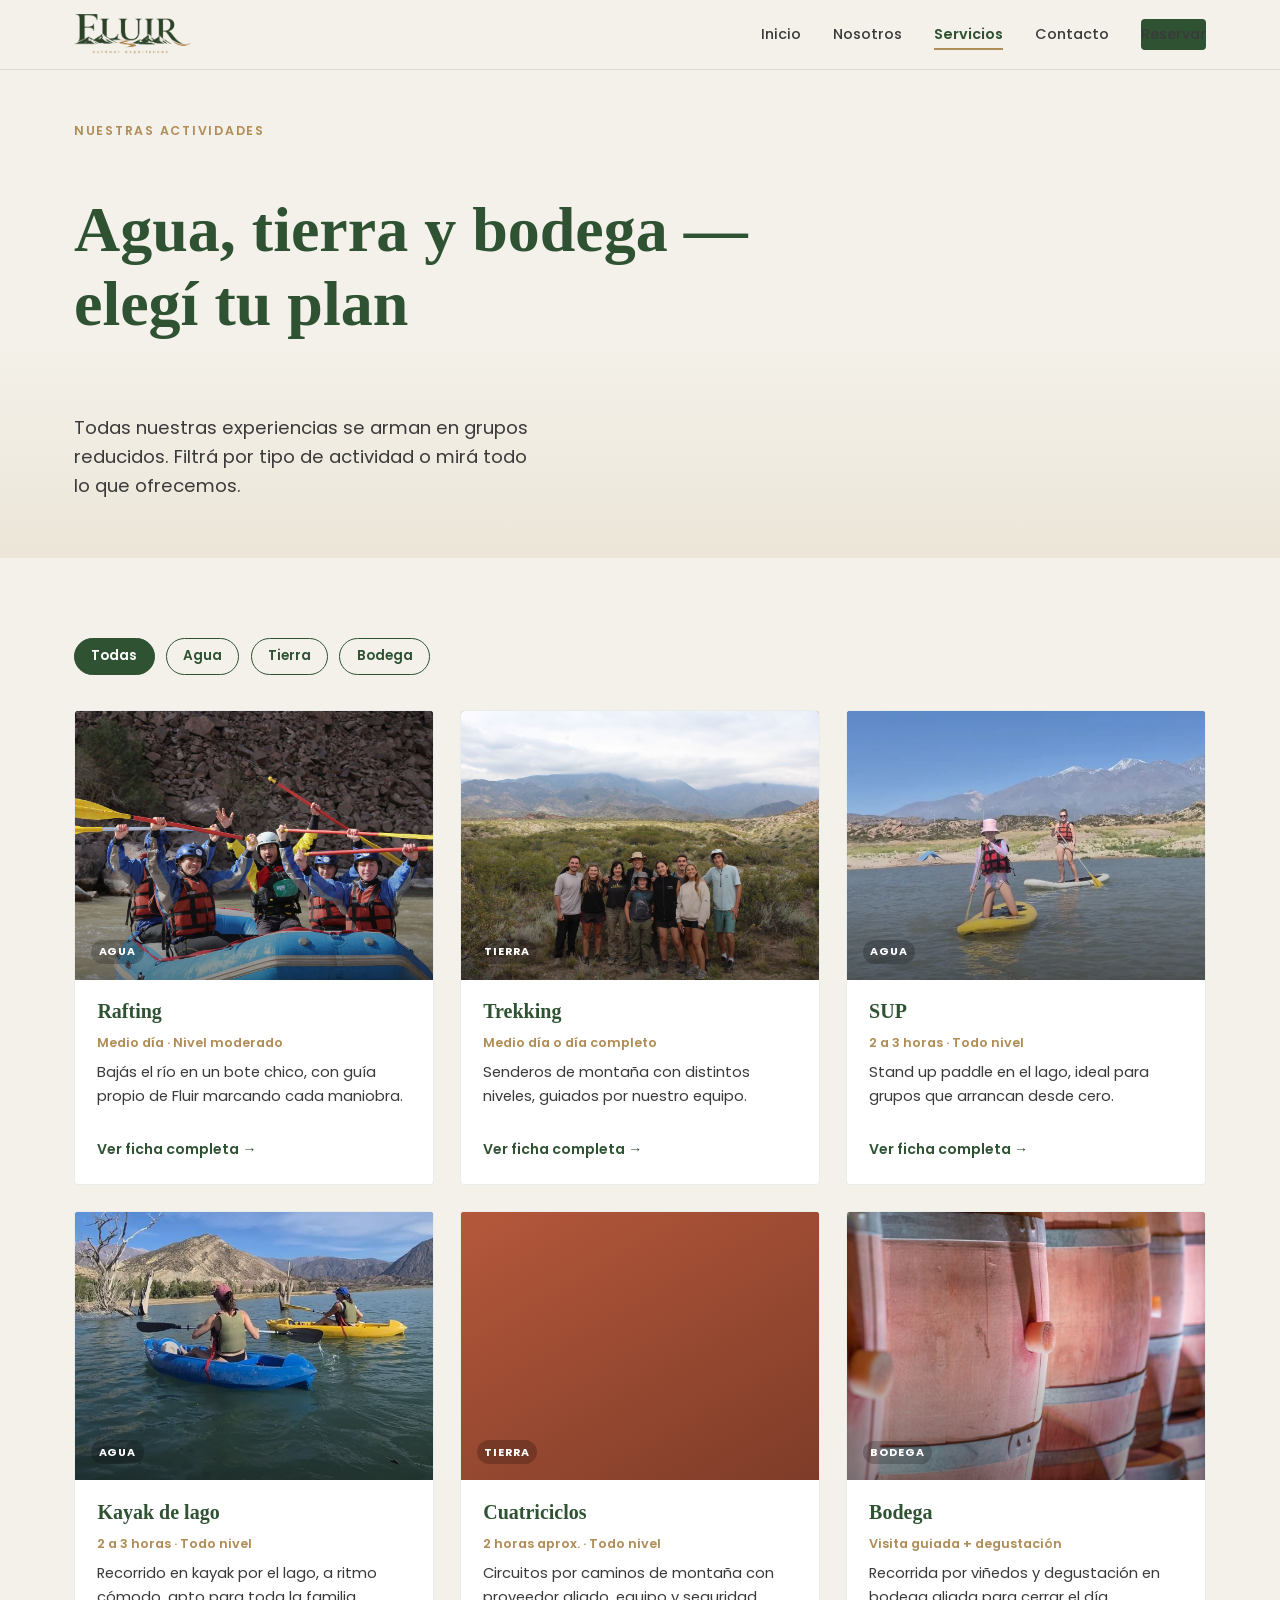
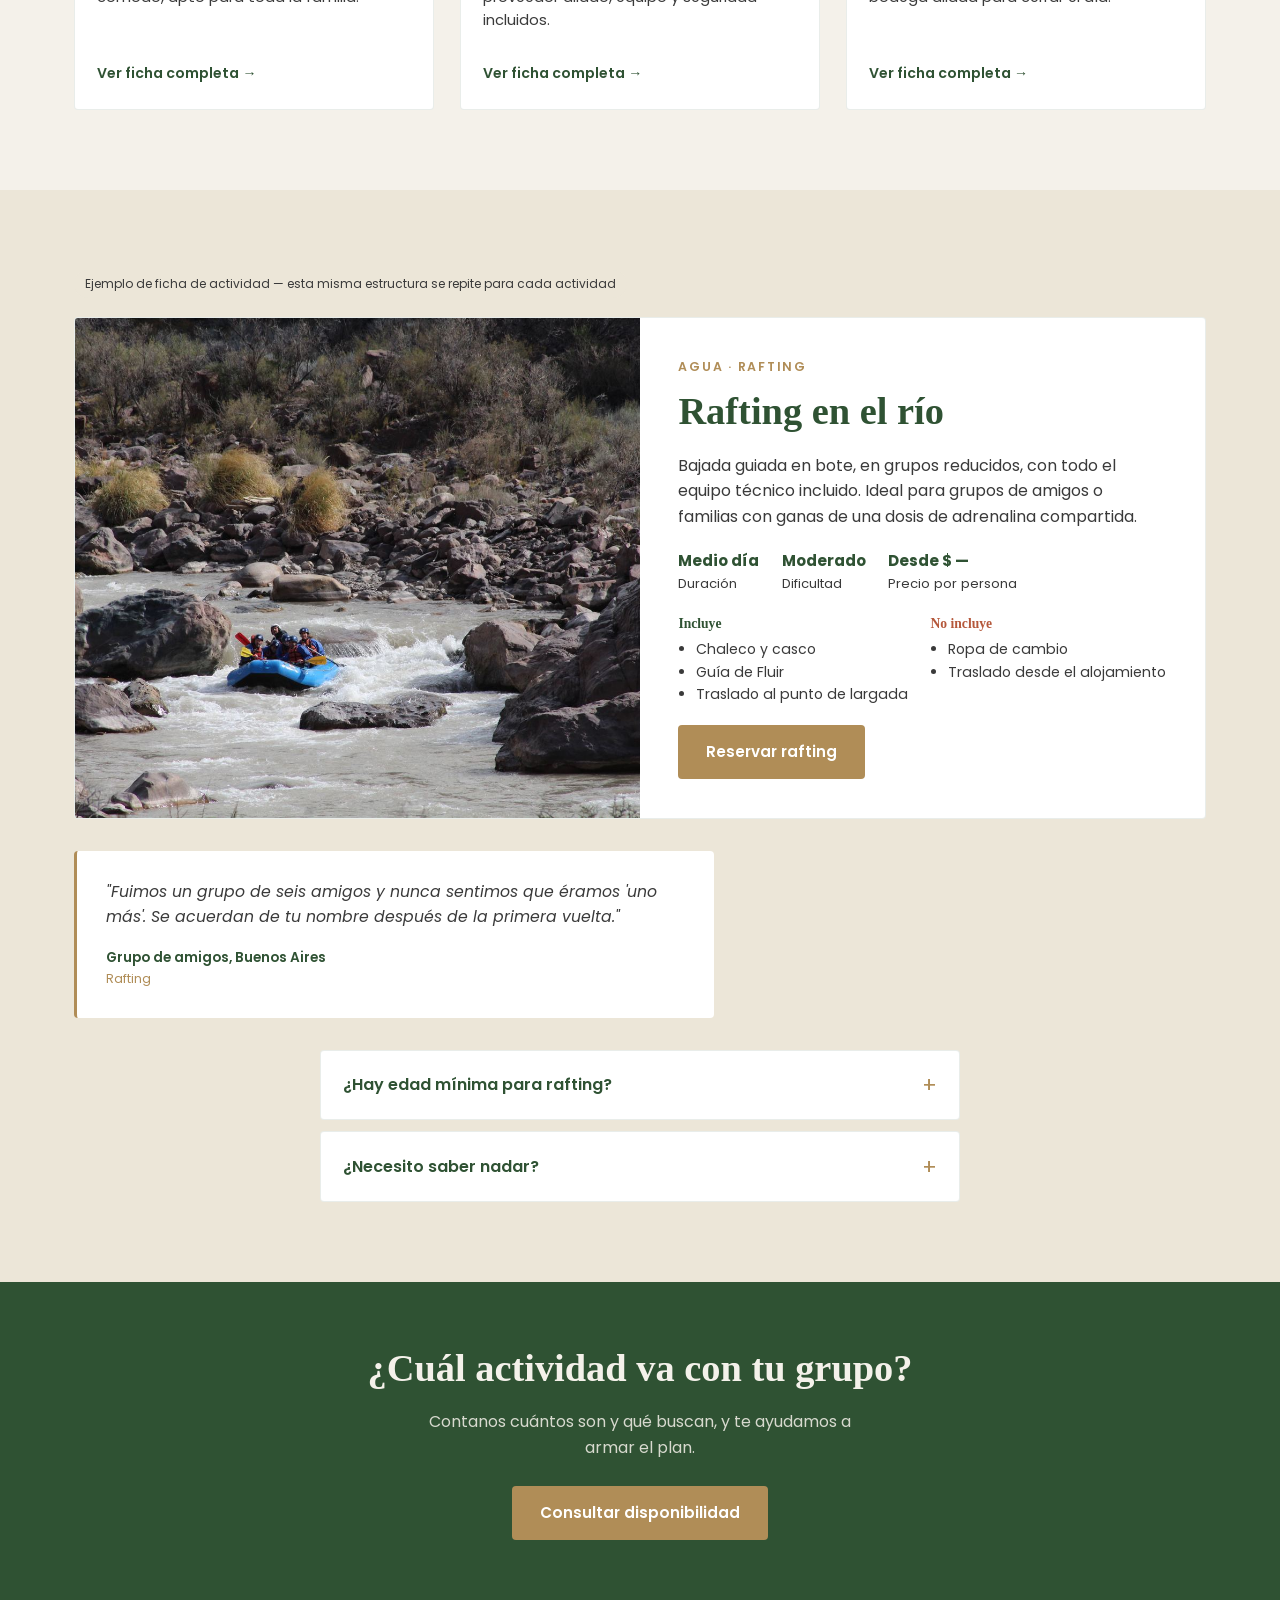
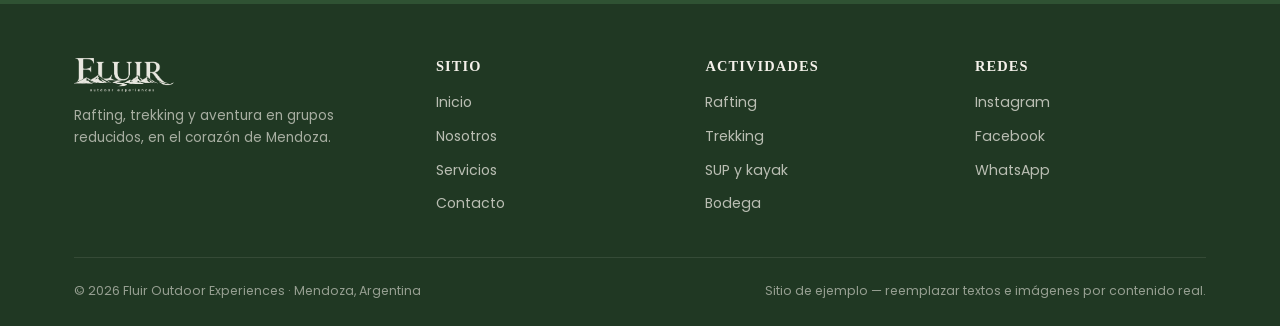
<file: servicios.html>
<!DOCTYPE html>
<html lang="es">
<head>
<meta charset="UTF-8">
<meta name="viewport" content="width=device-width, initial-scale=1.0">
<title>Servicios — Fluir Outdoor Experiences</title>
<meta name="description" content="Rafting, trekking, SUP, kayak de lago, cuatriciclos y bodega en Mendoza. Todas nuestras actividades, en grupos reducidos.">
<link rel="preconnect" href="https://fonts.googleapis.com">
<link href="https://fonts.googleapis.com/css2?family=Poppins:wght@400;500;600;700&display=swap" rel="stylesheet">
<link rel="stylesheet" href="style.css">
<link rel="icon" type="image/png" sizes="32x32" href="favicon-32.png">
<link rel="apple-touch-icon" href="favicon-180.png">
</head>
<body>

<header class="site-header">
  <nav class="nav">
    <a href="index.html" class="brand">
      <img src="logo.png" alt="Fluir Outdoor Experiences" class="brand-logo">
    </a>
    <button class="nav-toggle" aria-label="Abrir menú" aria-expanded="false">
      <span></span><span></span><span></span>
    </button>
    <div class="nav-links">
      <a href="index.html">Inicio</a>
      <a href="nosotros.html">Nosotros</a>
      <a href="servicios.html" class="active">Servicios</a>
      <a href="contacto.html">Contacto</a>
      <a href="contacto.html" class="nav-cta">Reservar</a>
    </div>
  </nav>
</header>

<!-- 1. HERO DE CATEGORÍA -->
<section class="hero hero-small">
  <div class="hero-inner">
    <p class="eyebrow">Nuestras actividades</p>
    <h1>Agua, tierra y bodega — elegí tu plan</h1>
    <p class="lead">Todas nuestras experiencias se arman en grupos reducidos. Filtrá por tipo de actividad o mirá todo lo que ofrecemos.</p>
  </div>
</section>

<!-- 2 y 3. FILTROS + TARJETAS -->
<section id="actividades">
  <div class="wrap">
    <div class="filters">
      <button class="filter-btn active" data-filter="todas">Todas</button>
      <button class="filter-btn" data-filter="agua">Agua</button>
      <button class="filter-btn" data-filter="tierra">Tierra</button>
      <button class="filter-btn" data-filter="bodega">Bodega</button>
    </div>
    <div class="card-grid">
      <article class="card" id="rafting" data-category="agua">
        <div class="card-media agua has-photo" style="background-image:url('rafting-1.jpg')"><span class="tag">Agua</span></div>
        <div class="card-body">
          <h3>Rafting</h3>
          <span class="card-meta">Medio día · Nivel moderado</span>
          <p class="card-desc">Bajás el río en un bote chico, con guía propio de Fluir marcando cada maniobra.</p>
          <a href="#ficha-rafting" class="card-link">Ver ficha completa</a>
        </div>
      </article>
      <article class="card" id="trekking" data-category="tierra">
        <div class="card-media tierra has-photo" style="background-image:url('trekking-desierto.jpg')"><span class="tag">Tierra</span></div>
        <div class="card-body">
          <h3>Trekking</h3>
          <span class="card-meta">Medio día o día completo</span>
          <p class="card-desc">Senderos de montaña con distintos niveles, guiados por nuestro equipo.</p>
          <a href="#ficha-rafting" class="card-link">Ver ficha completa</a>
        </div>
      </article>
      <article class="card" id="sup" data-category="agua">
        <div class="card-media agua has-photo" style="background-image:url('sup-1.jpg'); background-position:center 68%;"><span class="tag">Agua</span></div>
        <div class="card-body">
          <h3>SUP</h3>
          <span class="card-meta">2 a 3 horas · Todo nivel</span>
          <p class="card-desc">Stand up paddle en el lago, ideal para grupos que arrancan desde cero.</p>
          <a href="#ficha-rafting" class="card-link">Ver ficha completa</a>
        </div>
      </article>
      <article class="card" id="kayak" data-category="agua">
        <div class="card-media agua has-photo" style="background-image:url('kayak-3.jpg'); background-position:center 70%;"><span class="tag">Agua</span></div>
        <div class="card-body">
          <h3>Kayak de lago</h3>
          <span class="card-meta">2 a 3 horas · Todo nivel</span>
          <p class="card-desc">Recorrido en kayak por el lago, a ritmo cómodo, apto para toda la familia.</p>
          <a href="#ficha-rafting" class="card-link">Ver ficha completa</a>
        </div>
      </article>
      <article class="card" id="cuatriciclos" data-category="tierra">
        <div class="card-media tierra"><span class="tag">Tierra</span></div>
        <div class="card-body">
          <h3>Cuatriciclos</h3>
          <span class="card-meta">2 horas aprox. · Todo nivel</span>
          <p class="card-desc">Circuitos por caminos de montaña con proveedor aliado, equipo y seguridad incluidos.</p>
          <a href="#ficha-rafting" class="card-link">Ver ficha completa</a>
        </div>
      </article>
      <article class="card" id="bodega" data-category="bodega">
        <div class="card-media bodega has-photo" style="background-image:url('bodega-barricas.jpg')"><span class="tag">Bodega</span></div>
        <div class="card-body">
          <h3>Bodega</h3>
          <span class="card-meta">Visita guiada + degustación</span>
          <p class="card-desc">Recorrida por viñedos y degustación en bodega aliada para cerrar el día.</p>
          <a href="#ficha-rafting" class="card-link">Ver ficha completa</a>
        </div>
      </article>
    </div>
  </div>
</section>

<!-- 4-7. FICHA DE ACTIVIDAD (detalle, ejemplo con Rafting) -->
<section style="background:var(--crema-2)" id="ficha-rafting">
  <div class="wrap">
    <span class="badge-note">Ejemplo de ficha de actividad — esta misma estructura se repite para cada actividad</span>
    <div class="detail-card">
      <div class="detail-grid">
        <div class="detail-media" style="background-image:url('rafting-3.jpg'); background-size:cover; background-position:center;"></div>
        <div class="detail-content">
          <p class="eyebrow">Agua · Rafting</p>
          <h2>Rafting en el río</h2>
          <p>Bajada guiada en bote, en grupos reducidos, con todo el equipo técnico incluido. Ideal para grupos de amigos o familias con ganas de una dosis de adrenalina compartida.</p>
          <div class="spec-row">
            <div class="spec"><b>Medio día</b>Duración</div>
            <div class="spec"><b>Moderado</b>Dificultad</div>
            <div class="spec"><b>Desde $ —</b>Precio por persona</div>
          </div>
          <div class="incl-grid">
            <div class="yes">
              <h4>Incluye</h4>
              <ul><li>Chaleco y casco</li><li>Guía de Fluir</li><li>Traslado al punto de largada</li></ul>
            </div>
            <div class="no">
              <h4>No incluye</h4>
              <ul><li>Ropa de cambio</li><li>Traslado desde el alojamiento</li></ul>
            </div>
          </div>
          <a href="contacto.html" class="btn btn-primary">Reservar rafting</a>
        </div>
      </div>
    </div>

    <!-- Testimonio específico -->
    <div class="testi" style="margin-top:2rem; max-width:640px;">
      <p class="quote">"Fuimos un grupo de seis amigos y nunca sentimos que éramos 'uno más'. Se acuerdan de tu nombre después de la primera vuelta."</p>
      <div class="who">Grupo de amigos, Buenos Aires</div>
      <div class="what">Rafting</div>
    </div>

    <!-- FAQ específica -->
    <div class="faq-list" style="margin-top:2rem; max-width:640px;">
      <details class="faq-item">
        <summary>¿Hay edad mínima para rafting?</summary>
        <p class="faq-a">Sí, recomendamos a partir de cierta edad según el caudal del río en el momento de la salida. Te lo confirmamos al reservar.</p>
      </details>
      <details class="faq-item">
        <summary>¿Necesito saber nadar?</summary>
        <p class="faq-a">Es recomendable, pero el chaleco salvavidas y el guía acompañan en todo momento a quienes tienen menos experiencia en el agua.</p>
      </details>
    </div>
  </div>
</section>

<!-- CTA -->
<section class="cta-banner">
  <div class="wrap">
    <h2>¿Cuál actividad va con tu grupo?</h2>
    <p>Contanos cuántos son y qué buscan, y te ayudamos a armar el plan.</p>
    <a href="contacto.html" class="btn btn-primary">Consultar disponibilidad</a>
  </div>
</section>

<footer class="site-footer">
  <div class="wrap">
    <div class="footer-grid">
      <div class="footer-brand">
        <img src="logo-cream.png" alt="Fluir Outdoor Experiences" class="footer-logo">
        <p>Rafting, trekking y aventura en grupos reducidos, en el corazón de Mendoza.</p>
      </div>
      <div>
        <h4>Sitio</h4>
        <ul>
          <li><a href="index.html">Inicio</a></li>
          <li><a href="nosotros.html">Nosotros</a></li>
          <li><a href="servicios.html">Servicios</a></li>
          <li><a href="contacto.html">Contacto</a></li>
        </ul>
      </div>
      <div>
        <h4>Actividades</h4>
        <ul>
          <li><a href="servicios.html#rafting">Rafting</a></li>
          <li><a href="servicios.html#trekking">Trekking</a></li>
          <li><a href="servicios.html#sup">SUP y kayak</a></li>
          <li><a href="servicios.html#bodega">Bodega</a></li>
        </ul>
      </div>
      <div>
        <h4>Redes</h4>
        <ul>
          <li><a href="#">Instagram</a></li>
          <li><a href="#">Facebook</a></li>
          <li><a href="#">WhatsApp</a></li>
        </ul>
      </div>
    </div>
    <div class="footer-bottom">
      <span>© 2026 Fluir Outdoor Experiences · Mendoza, Argentina</span>
      <span>Sitio de ejemplo — reemplazar textos e imágenes por contenido real.</span>
    </div>
  </div>
</footer>

<script src="script.js"></script>
</body>
</html>
</file>
<file: style.css>
/* ===========================================================
   FLUIR OUTDOOR EXPERIENCES — Design tokens
   Verde Montaña #2F5233 · Dorado Vendimia #B08D57
   Crema Piedra #F4F1EA · Azul Río #4A7C82
   Terracota Tierra #B5583B · Gris Piedra #3A3A3A
   Display: Georgia · Body/UI: Poppins
=========================================================== */

:root {
  --verde: #2F5233;
  --verde-oscuro: #203823;
  --dorado: #B08D57;
  --dorado-claro: #cfa876;
  --crema: #F4F1EA;
  --crema-2: #ece6d8;
  --azul-rio: #4A7C82;
  --terracota: #B5583B;
  --piedra: #3A3A3A;
  --blanco: #FFFFFF;

  --display: Georgia, "Times New Roman", serif;
  --body: 'Poppins', -apple-system, BlinkMacSystemFont, sans-serif;

  --radius: 4px;
  --max-width: 1180px;
}

* { box-sizing: border-box; }
html { scroll-behavior: smooth; }

@media (prefers-reduced-motion: reduce) {
  html { scroll-behavior: auto; }
  *, *::before, *::after { animation-duration: 0.001ms !important; transition-duration: 0.001ms !important; }
}

body {
  margin: 0;
  font-family: var(--body);
  color: var(--piedra);
  background: var(--crema);
  line-height: 1.6;
  -webkit-font-smoothing: antialiased;
}

img, svg { max-width: 100%; display: block; }

a { color: inherit; text-decoration: none; }

h1, h2, h3, h4 {
  font-family: var(--display);
  color: var(--verde);
  margin: 0 0 0.5em 0;
  line-height: 1.15;
  font-weight: 700;
}

h1 { font-size: clamp(2.4rem, 5vw, 4rem); }
h2 { font-size: clamp(1.7rem, 3vw, 2.4rem); }
h3 { font-size: 1.25rem; }

p { margin: 0 0 1em 0; }

.eyebrow {
  font-family: var(--body);
  font-weight: 600;
  letter-spacing: 0.14em;
  text-transform: uppercase;
  color: var(--dorado);
  font-size: 0.78rem;
}

.wrap {
  max-width: var(--max-width);
  margin: 0 auto;
  padding: 0 1.5rem;
}

section { padding: 5rem 0; }
section.tight { padding: 3rem 0; }

/* ---------- Focus ---------- */
a:focus-visible, button:focus-visible, input:focus-visible,
select:focus-visible, textarea:focus-visible, summary:focus-visible {
  outline: 3px solid var(--dorado);
  outline-offset: 2px;
}

/* ---------- Buttons ---------- */
.btn {
  display: inline-flex;
  align-items: center;
  gap: 0.5em;
  font-family: var(--body);
  font-weight: 600;
  font-size: 0.95rem;
  padding: 0.85em 1.7em;
  border-radius: var(--radius);
  border: 2px solid transparent;
  cursor: pointer;
  transition: transform 0.15s ease, background 0.15s ease, color 0.15s ease;
}
.btn:hover { transform: translateY(-2px); }
.btn-primary { background: var(--dorado); color: var(--blanco); }
.btn-primary:hover { background: var(--dorado-claro); }
.btn-outline { background: transparent; border-color: var(--crema); color: var(--crema); }
.btn-outline:hover { background: rgba(244,241,234,0.12); }
.btn-ghost { background: transparent; border-color: var(--verde); color: var(--verde); }
.btn-ghost:hover { background: var(--verde); color: var(--blanco); }

/* ===========================================================
   HEADER / NAV
=========================================================== */
.site-header {
  position: sticky; top: 0; z-index: 50;
  background: rgba(244,241,234,0.94);
  backdrop-filter: blur(6px);
  border-bottom: 1px solid rgba(47,82,51,0.12);
}
.nav {
  display: flex; align-items: center; justify-content: space-between;
  padding: 0.9rem 1.5rem;
  max-width: var(--max-width); margin: 0 auto;
}
.brand { display: flex; flex-direction: column; line-height: 1; }
.brand-name { font-family: var(--display); font-weight: 700; font-size: 1.5rem; color: var(--verde); letter-spacing: 0.01em; }
.brand-sub { font-size: 0.55rem; letter-spacing: 0.24em; text-transform: uppercase; color: var(--dorado); margin-top: 2px; }
.brand-logo { height: 40px; width: auto; display: block; }

.nav-links { display: flex; gap: 2rem; align-items: center; }
.nav-links a {
  font-size: 0.9rem; font-weight: 500; color: var(--piedra);
  position: relative; padding: 0.3em 0;
}
.nav-links a::after {
  content: ""; position: absolute; left: 0; bottom: 0; height: 2px; width: 0;
  background: var(--dorado); transition: width 0.2s ease;
}
.nav-links a:hover::after, .nav-links a.active::after { width: 100%; }
.nav-links a.active { color: var(--verde); font-weight: 600; }

.nav-cta { background: var(--verde); color: var(--blanco); padding: 0.6em 1.3em; border-radius: var(--radius); font-size: 0.85rem; font-weight: 600; }
.nav-cta:hover { background: var(--verde-oscuro); }

.nav-toggle { display: none; background: none; border: none; cursor: pointer; padding: 0.4rem; }
.nav-toggle span { display: block; width: 24px; height: 2px; background: var(--verde); margin: 5px 0; transition: 0.2s; }

@media (max-width: 860px) {
  .nav-toggle { display: block; }
  .nav-links {
    position: absolute; top: 100%; left: 0; right: 0;
    background: var(--crema); flex-direction: column; align-items: flex-start;
    padding: 1rem 1.5rem 1.5rem; gap: 1rem;
    border-bottom: 1px solid rgba(47,82,51,0.12);
    display: none;
  }
  .nav-links.open { display: flex; }
  .nav-cta { width: 100%; text-align: center; }
}

/* ===========================================================
   HERO (signature flowing path)
=========================================================== */
.hero {
  position: relative;
  background: linear-gradient(180deg, var(--crema) 0%, var(--crema) 55%, var(--crema-2) 100%);
  overflow: hidden;
  padding: 5.5rem 0 4rem;
}
.hero-inner {
  position: relative; z-index: 2;
  max-width: var(--max-width); margin: 0 auto; padding: 0 1.5rem;
  display: grid; gap: 2.5rem;
}
.hero h1 { max-width: 15ch; }
.hero .lead { font-size: 1.15rem; max-width: 42ch; color: var(--piedra); }
.hero-actions { display: flex; gap: 1rem; flex-wrap: wrap; margin-top: 1.2rem; }

.hero-path {
  position: absolute; left: 0; right: 0; bottom: -2px; z-index: 1;
  width: 100%; height: auto;
}

.hero-small { padding: 3.2rem 0 2.4rem; }
.hero-small h1 { max-width: 24ch; }

/* ===========================================================
   TRUST BAR
=========================================================== */
.trustbar { background: var(--verde); color: var(--crema); }
.trustbar .wrap {
  display: flex; flex-wrap: wrap; gap: 1.2rem 2.5rem;
  align-items: center; justify-content: center;
  padding: 1.4rem 1.5rem;
}
.trust-item { display: flex; align-items: center; gap: 0.6rem; font-size: 0.88rem; font-weight: 500; opacity: 0.95; }
.trust-item .dot { width: 6px; height: 6px; border-radius: 50%; background: var(--dorado); flex: none; }

/* ===========================================================
   SECTION HEADERS
=========================================================== */
.section-head { max-width: 640px; margin: 0 0 2.6rem 0; }
.section-head.center { margin-left: auto; margin-right: auto; text-align: center; }

/* ===========================================================
   ACTIVITY CARDS
=========================================================== */
.card-grid {
  display: grid; grid-template-columns: repeat(3, 1fr); gap: 1.6rem;
}
@media (max-width: 900px) { .card-grid { grid-template-columns: repeat(2, 1fr); } }
@media (max-width: 600px) { .card-grid { grid-template-columns: 1fr; } }

.card {
  background: var(--blanco); border-radius: var(--radius);
  overflow: hidden; border: 1px solid rgba(47,82,51,0.1);
  transition: transform 0.2s ease, box-shadow 0.2s ease;
  display: flex; flex-direction: column;
}
.card:hover { transform: translateY(-4px); box-shadow: 0 14px 28px rgba(58,58,58,0.12); }

.card-media {
  aspect-ratio: 4/3; position: relative;
  display: flex; align-items: flex-end; padding: 1rem;
}
.card-media.agua { background-color: var(--azul-rio); background-image: linear-gradient(150deg, var(--azul-rio), #33565b); }
.card-media.tierra { background-color: var(--terracota); background-image: linear-gradient(150deg, var(--terracota), #7e3c28); }
.card-media.bodega { background-color: var(--dorado); background-image: linear-gradient(150deg, var(--dorado), #8a6a3c); }
.card-media.has-photo {
  background-size: cover;
  background-position: center;
  background-repeat: no-repeat;
}
.card-media.has-photo::before {
  content: "";
  position: absolute; inset: 0;
  background: linear-gradient(180deg, rgba(0,0,0,0) 40%, rgba(0,0,0,0.45) 100%);
}
.card-media.has-photo .tag { position: relative; z-index: 1; }

.tag {
  font-size: 0.68rem; font-weight: 700; letter-spacing: 0.08em; text-transform: uppercase;
  color: var(--blanco); background: rgba(0,0,0,0.22);
  padding: 0.3em 0.7em; border-radius: 999px;
}

.card-body { padding: 1.3rem 1.4rem 1.5rem; display: flex; flex-direction: column; gap: 0.5rem; flex: 1; }
.card-body h3 { margin-bottom: 0.1rem; }
.card-meta { font-size: 0.8rem; color: var(--dorado); font-weight: 600; }
.card-desc { font-size: 0.92rem; color: var(--piedra); flex: 1; }
.card-link { font-size: 0.88rem; font-weight: 600; color: var(--verde); margin-top: 0.4rem; }
.card-link::after { content: " →"; }

/* filter tabs */
.filters { display: flex; gap: 0.7rem; flex-wrap: wrap; margin-bottom: 2.2rem; }
.filter-btn {
  font-family: var(--body); font-size: 0.85rem; font-weight: 600;
  padding: 0.55em 1.2em; border-radius: 999px; border: 1.5px solid var(--verde);
  background: transparent; color: var(--verde); cursor: pointer; transition: 0.15s ease;
}
.filter-btn.active, .filter-btn:hover { background: var(--verde); color: var(--blanco); }

/* ===========================================================
   DIFERENCIAL / SPLIT
=========================================================== */
.split { display: grid; grid-template-columns: 1fr 1fr; gap: 3rem; align-items: center; }
@media (max-width: 800px) { .split { grid-template-columns: 1fr; } }
.split.reverse .split-media { order: 2; }

.point-list { list-style: none; margin: 1.6rem 0 0; padding: 0; display: grid; gap: 1rem; }
.point-list li { display: flex; gap: 0.8rem; align-items: flex-start; font-size: 0.96rem; }
.point-list .mark {
  flex: none; width: 26px; height: 26px; border-radius: 50%;
  background: var(--dorado); color: var(--blanco); font-size: 0.75rem;
  display: flex; align-items: center; justify-content: center; font-weight: 700; margin-top: 2px;
}

.media-block {
  aspect-ratio: 5/4; border-radius: var(--radius);
  background: linear-gradient(145deg, var(--verde) 0%, var(--verde-oscuro) 60%, #16240f 100%);
  position: relative; overflow: hidden;
  display: flex; align-items: center; justify-content: center;
}
.media-block .caption {
  position: absolute; bottom: 1rem; left: 1rem; right: 1rem;
  color: var(--crema); font-size: 0.75rem; opacity: 0.75;
}

/* ===========================================================
   TESTIMONIALS
=========================================================== */
.testi-grid { display: grid; grid-template-columns: repeat(3, 1fr); gap: 1.6rem; }
@media (max-width: 900px) { .testi-grid { grid-template-columns: 1fr; } }
.testi {
  background: var(--blanco); border-radius: var(--radius); padding: 1.8rem;
  border-left: 3px solid var(--dorado);
}
.testi p.quote { font-style: italic; font-size: 0.98rem; margin-bottom: 1.1rem; }
.testi .who { font-size: 0.85rem; font-weight: 600; color: var(--verde); }
.testi .what { font-size: 0.78rem; color: var(--dorado); }

/* ===========================================================
   GALLERY (placeholder texture tiles)
=========================================================== */
.gallery-grid { display: grid; grid-template-columns: repeat(6, 1fr); gap: 0.7rem; }
@media (max-width: 800px) { .gallery-grid { grid-template-columns: repeat(3, 1fr); } }
.gtile {
  aspect-ratio: 1; border-radius: var(--radius); position: relative; overflow: hidden;
  display: flex; align-items: flex-end; padding: 0.6rem;
}
.gtile span { color: rgba(255,255,255,0.85); font-size: 0.65rem; font-weight: 600; }
.gtile:nth-child(1) { background: linear-gradient(160deg, var(--azul-rio), #2c4a4e); }
.gtile:nth-child(2) { background: linear-gradient(160deg, var(--verde), var(--verde-oscuro)); }
.gtile:nth-child(3) { background: linear-gradient(160deg, var(--dorado), #7e5f34); }
.gtile:nth-child(4) { background: linear-gradient(160deg, var(--terracota), #6f3122); }
.gtile:nth-child(5) { background: linear-gradient(160deg, #5c7a6a, var(--verde-oscuro)); }
.gtile:nth-child(6) { background: linear-gradient(160deg, var(--dorado-claro), var(--terracota)); }

/* ===========================================================
   FAQ ACCORDION
=========================================================== */
.faq-list { max-width: 760px; margin: 0 auto; display: grid; gap: 0.7rem; }
.faq-item { background: var(--blanco); border-radius: var(--radius); border: 1px solid rgba(47,82,51,0.1); }
.faq-item summary {
  cursor: pointer; list-style: none; padding: 1.1rem 1.4rem;
  font-weight: 600; color: var(--verde); display: flex; justify-content: space-between; align-items: center;
  gap: 1rem;
}
.faq-item summary::-webkit-details-marker { display: none; }
.faq-item summary::after {
  content: "+"; font-size: 1.3rem; color: var(--dorado); flex: none; transition: transform 0.2s ease; font-weight: 400;
}
.faq-item[open] summary::after { transform: rotate(45deg); }
.faq-item .faq-a { padding: 0 1.4rem 1.2rem; font-size: 0.93rem; color: var(--piedra); }

/* ===========================================================
   CTA BANNER
=========================================================== */
.cta-banner {
  background: var(--verde); color: var(--crema);
  padding: 4rem 0; text-align: center; position: relative; overflow: hidden;
}
.cta-banner h2 { color: var(--crema); }
.cta-banner p { color: rgba(244,241,234,0.85); max-width: 46ch; margin: 0 auto 1.6rem; }

/* ===========================================================
   FOOTER
=========================================================== */
.site-footer { background: var(--verde-oscuro); color: rgba(244,241,234,0.85); padding: 3.4rem 0 1.6rem; }
.footer-grid { display: grid; grid-template-columns: 1.4fr 1fr 1fr 1fr; gap: 2.4rem; }
@media (max-width: 800px) { .footer-grid { grid-template-columns: 1fr 1fr; } }
.footer-grid h4 { color: var(--crema); font-size: 0.9rem; text-transform: uppercase; letter-spacing: 0.08em; margin-bottom: 0.9rem; }
.footer-grid ul { list-style: none; margin: 0; padding: 0; display: grid; gap: 0.5rem; }
.footer-grid a { font-size: 0.88rem; opacity: 0.85; }
.footer-grid a:hover { opacity: 1; color: var(--dorado); }
.footer-brand .brand-name { color: var(--crema); }
.footer-brand p { font-size: 0.85rem; opacity: 0.75; margin-top: 0.8rem; max-width: 32ch; }
.footer-logo { height: 34px; width: auto; display: block; opacity: 0.95; }
.footer-bottom {
  border-top: 1px solid rgba(244,241,234,0.15); margin-top: 2.6rem; padding-top: 1.4rem;
  display: flex; justify-content: space-between; flex-wrap: wrap; gap: 0.6rem;
  font-size: 0.78rem; opacity: 0.65;
}

/* ===========================================================
   FORM (contacto)
=========================================================== */
.form-card { background: var(--blanco); border-radius: var(--radius); padding: 2.2rem; border: 1px solid rgba(47,82,51,0.1); }
.form-grid { display: grid; grid-template-columns: 1fr 1fr; gap: 1.1rem; }
@media (max-width: 640px) { .form-grid { grid-template-columns: 1fr; } }
.field { display: flex; flex-direction: column; gap: 0.35rem; }
.field.full { grid-column: 1 / -1; }
.field label { font-size: 0.82rem; font-weight: 600; color: var(--verde); }
.field input, .field select, .field textarea {
  font-family: var(--body); font-size: 0.92rem; padding: 0.75em 0.9em;
  border: 1.5px solid #d8d2c2; border-radius: var(--radius); background: var(--crema);
  color: var(--piedra);
}
.field textarea { resize: vertical; min-height: 100px; }
.form-note { font-size: 0.8rem; color: var(--piedra); opacity: 0.75; margin-top: 1rem; }
.form-success {
  display: none; background: var(--crema-2); border-left: 3px solid var(--verde);
  padding: 1rem 1.2rem; border-radius: var(--radius); font-size: 0.9rem; margin-top: 1.2rem;
}
.form-success.show { display: block; }

/* contact info blocks */
.contact-info-grid { display: grid; grid-template-columns: repeat(3, 1fr); gap: 1.2rem; }
@media (max-width: 800px) { .contact-info-grid { grid-template-columns: 1fr; } }
.info-card { background: var(--blanco); border-radius: var(--radius); padding: 1.5rem; border: 1px solid rgba(47,82,51,0.1); }
.info-card h4 { font-family: var(--body); font-weight: 700; font-size: 0.95rem; color: var(--verde); margin-bottom: 0.4rem; }
.info-card p { font-size: 0.88rem; margin: 0; }
.info-card a.link { color: var(--dorado); font-weight: 600; }

.map-block {
  aspect-ratio: 16/6; border-radius: var(--radius); overflow: hidden;
  background:
    repeating-linear-gradient(135deg, rgba(47,82,51,0.08) 0 2px, transparent 2px 14px),
    var(--crema-2);
  display: flex; align-items: center; justify-content: center;
  border: 1px dashed rgba(47,82,51,0.3);
}
.map-block span { font-size: 0.85rem; color: var(--verde); font-weight: 600; text-align: center; padding: 0 1rem; }

/* value cards (nosotros) */
.value-grid { display: grid; grid-template-columns: repeat(3, 1fr); gap: 1.4rem; }
@media (max-width: 800px) { .value-grid { grid-template-columns: 1fr; } }
.value-card { background: var(--blanco); border-radius: var(--radius); padding: 1.7rem; border-top: 3px solid var(--dorado); }
.value-card h3 { font-size: 1.05rem; }
.value-card p { font-size: 0.9rem; margin: 0; }

/* team */
.team-grid { display: grid; grid-template-columns: repeat(4, 1fr); gap: 1.4rem; }
@media (max-width: 800px) { .team-grid { grid-template-columns: repeat(2, 1fr); } }
.team-card { text-align: center; }
.avatar {
  width: 84px; height: 84px; border-radius: 50%; margin: 0 auto 0.8rem;
  display: flex; align-items: center; justify-content: center;
  color: var(--blanco); font-family: var(--display); font-weight: 700; font-size: 1.3rem;
}
.team-card h4 { font-size: 0.95rem; margin: 0 0 0.1rem; color: var(--verde); }
.team-card .role { font-size: 0.78rem; color: var(--dorado); font-weight: 600; }

/* activity detail (servicios) */
.detail-card { background: var(--blanco); border-radius: var(--radius); overflow: hidden; border: 1px solid rgba(47,82,51,0.1); }
.detail-grid { display: grid; grid-template-columns: 1fr 1fr; }
@media (max-width: 800px) { .detail-grid { grid-template-columns: 1fr; } }
.detail-media { min-height: 320px; background: linear-gradient(150deg, var(--azul-rio), #2c4a4e); }
.detail-content { padding: 2.4rem; }
.spec-row { display: flex; gap: 1.4rem; flex-wrap: wrap; margin: 1.2rem 0 1.4rem; }
.spec { font-size: 0.82rem; }
.spec b { display: block; color: var(--verde); font-size: 0.95rem; }
.incl-grid { display: grid; grid-template-columns: 1fr 1fr; gap: 1rem; margin: 1.2rem 0; }
@media (max-width: 500px) { .incl-grid { grid-template-columns: 1fr; } }
.incl-grid ul { margin: 0; padding-left: 1.1rem; font-size: 0.88rem; }
.incl-grid h4 { font-size: 0.85rem; margin-bottom: 0.4rem; }
.incl-grid .yes h4 { color: var(--verde); }
.incl-grid .no h4 { color: var(--terracota); }

/* breadcrumbs / small helpers */
.badge-note {
  display: inline-block; font-size: 0.75rem; background: var(--crema-2); color: var(--piedra);
  padding: 0.4em 0.9em; border-radius: 999px; margin-bottom: 1.2rem;
}
</file>
